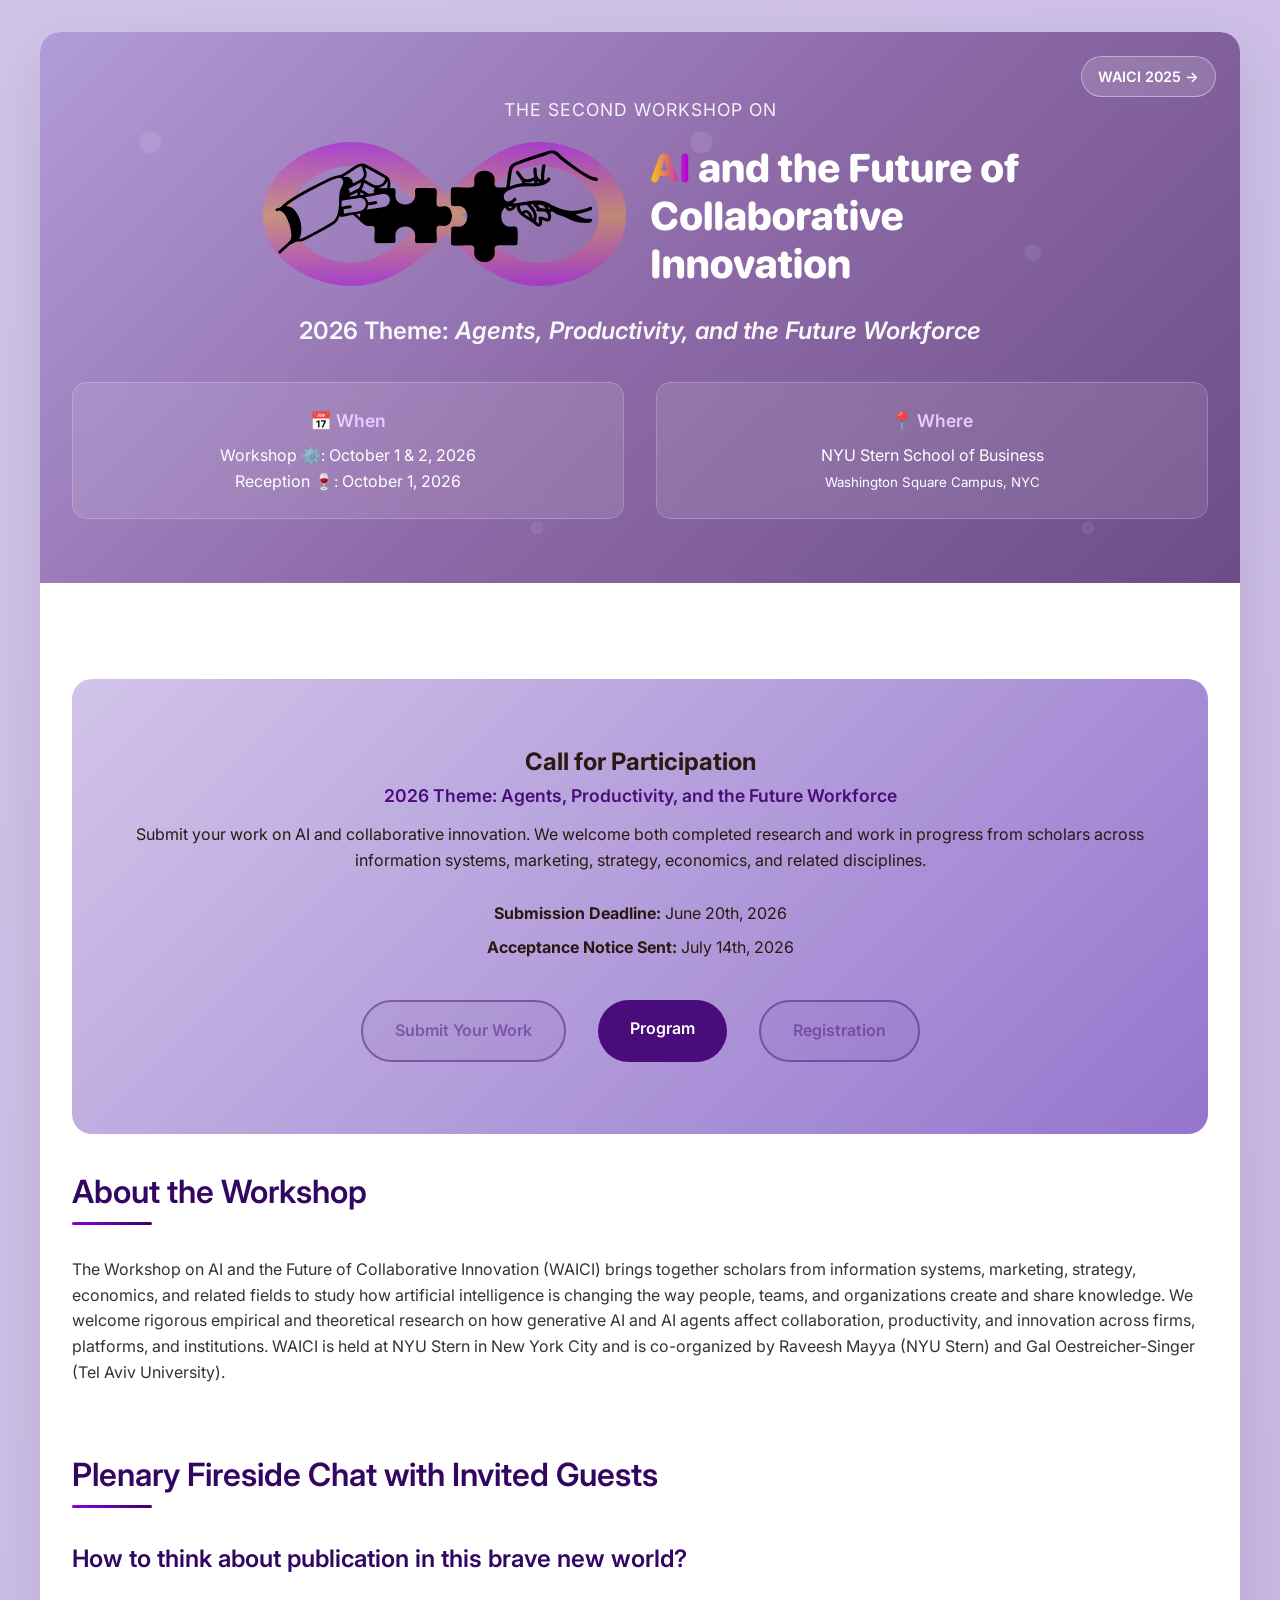
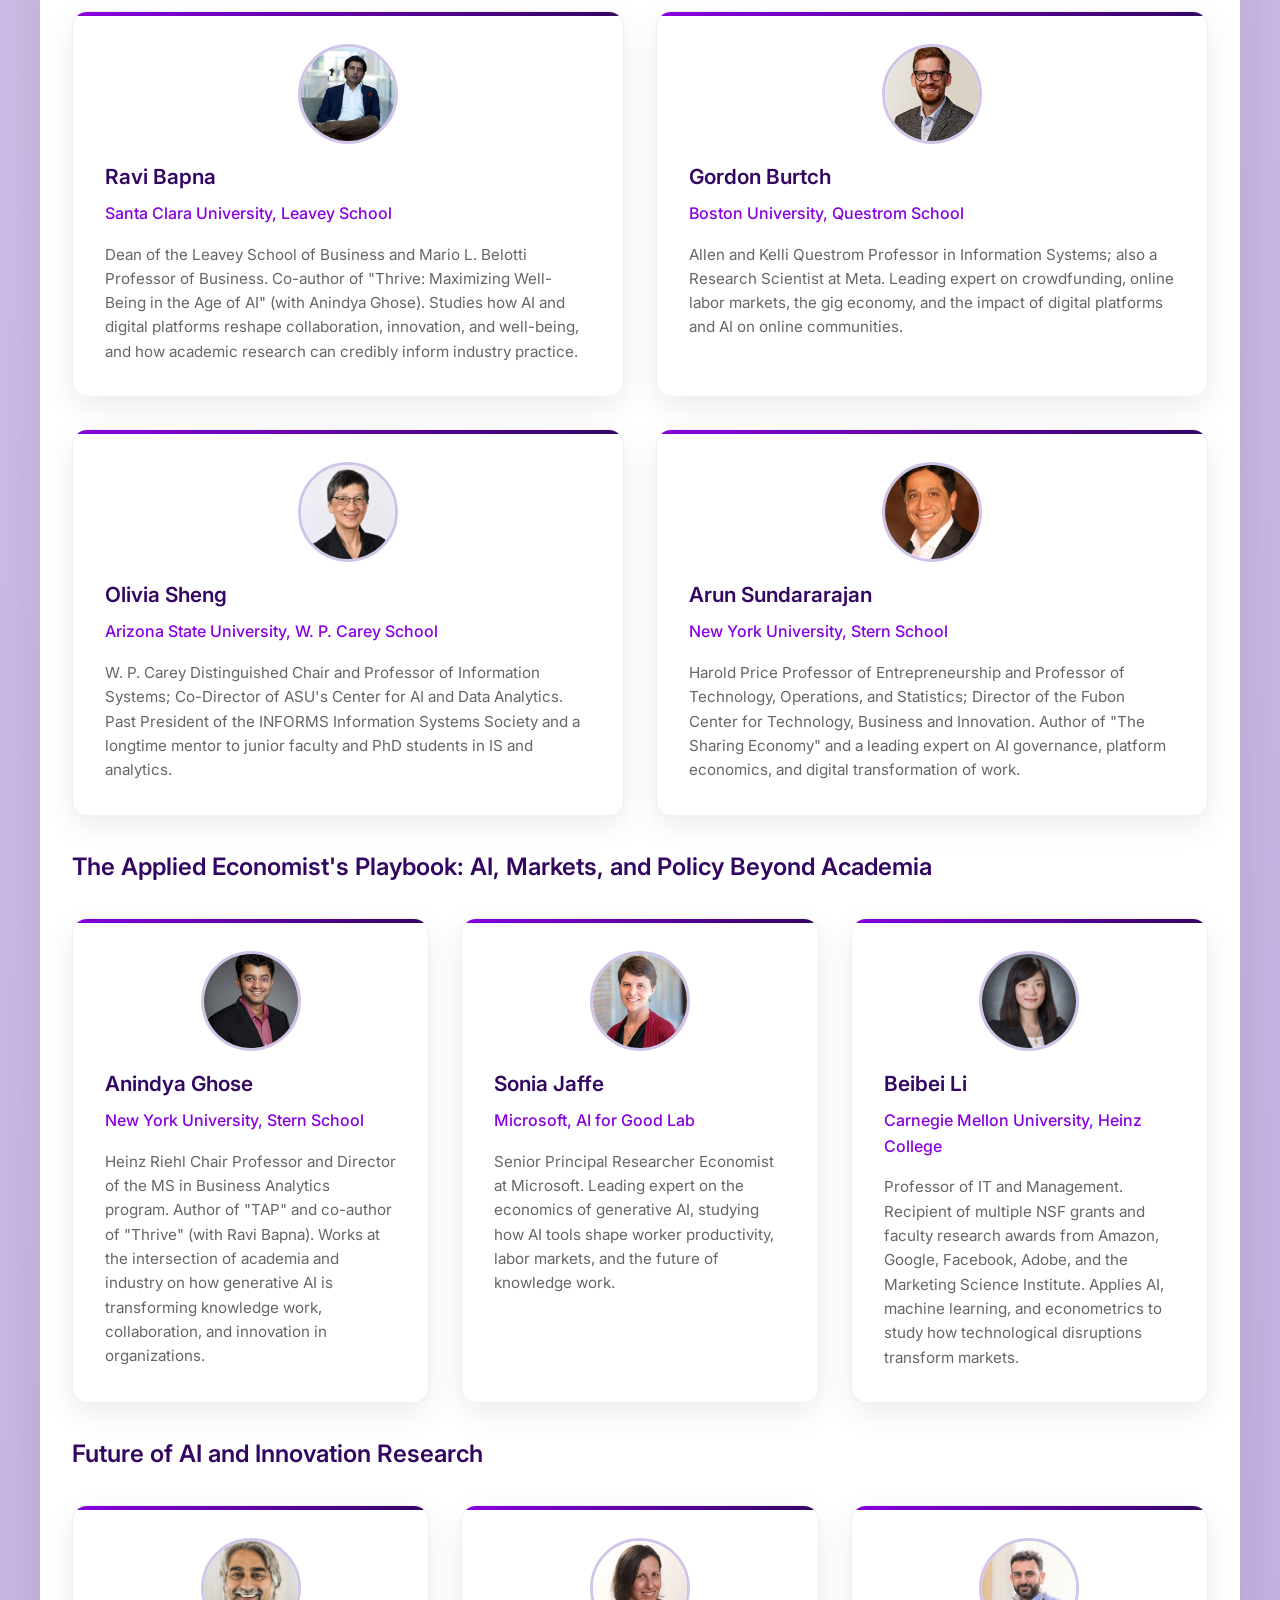
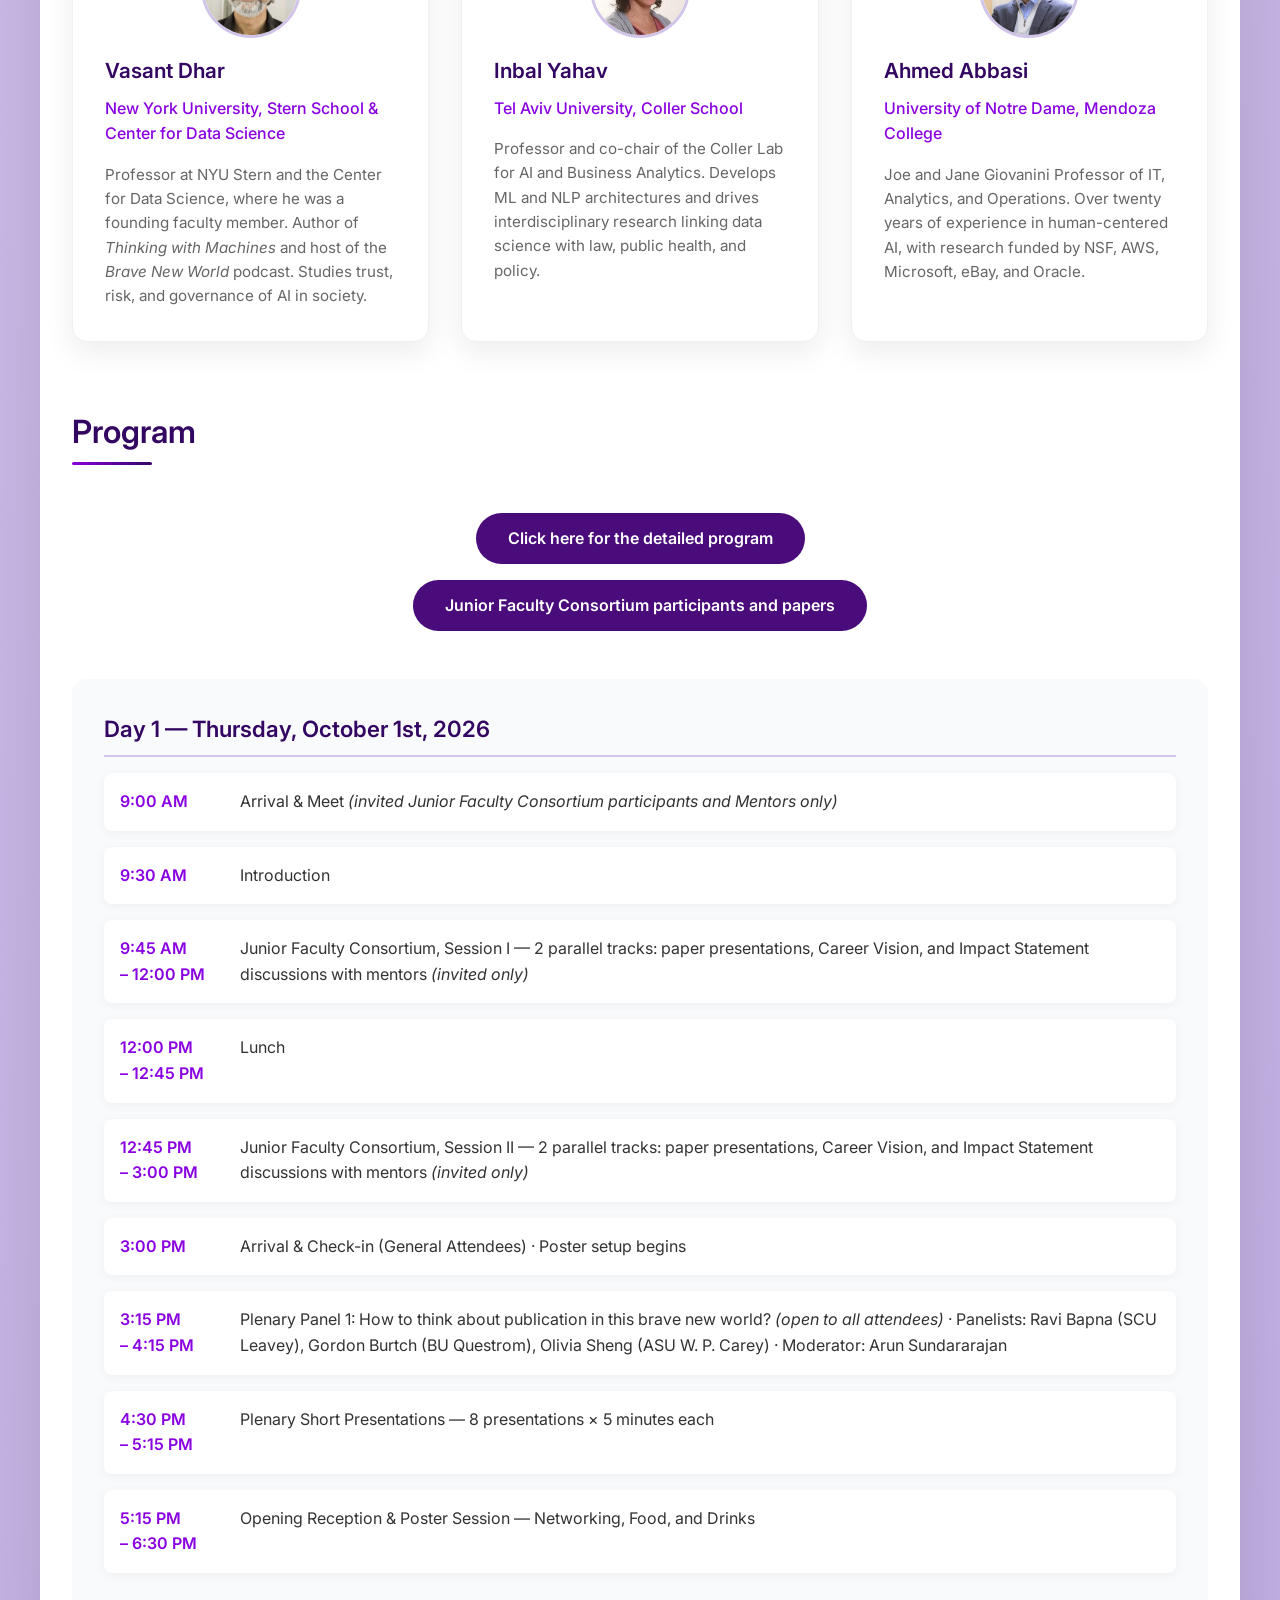
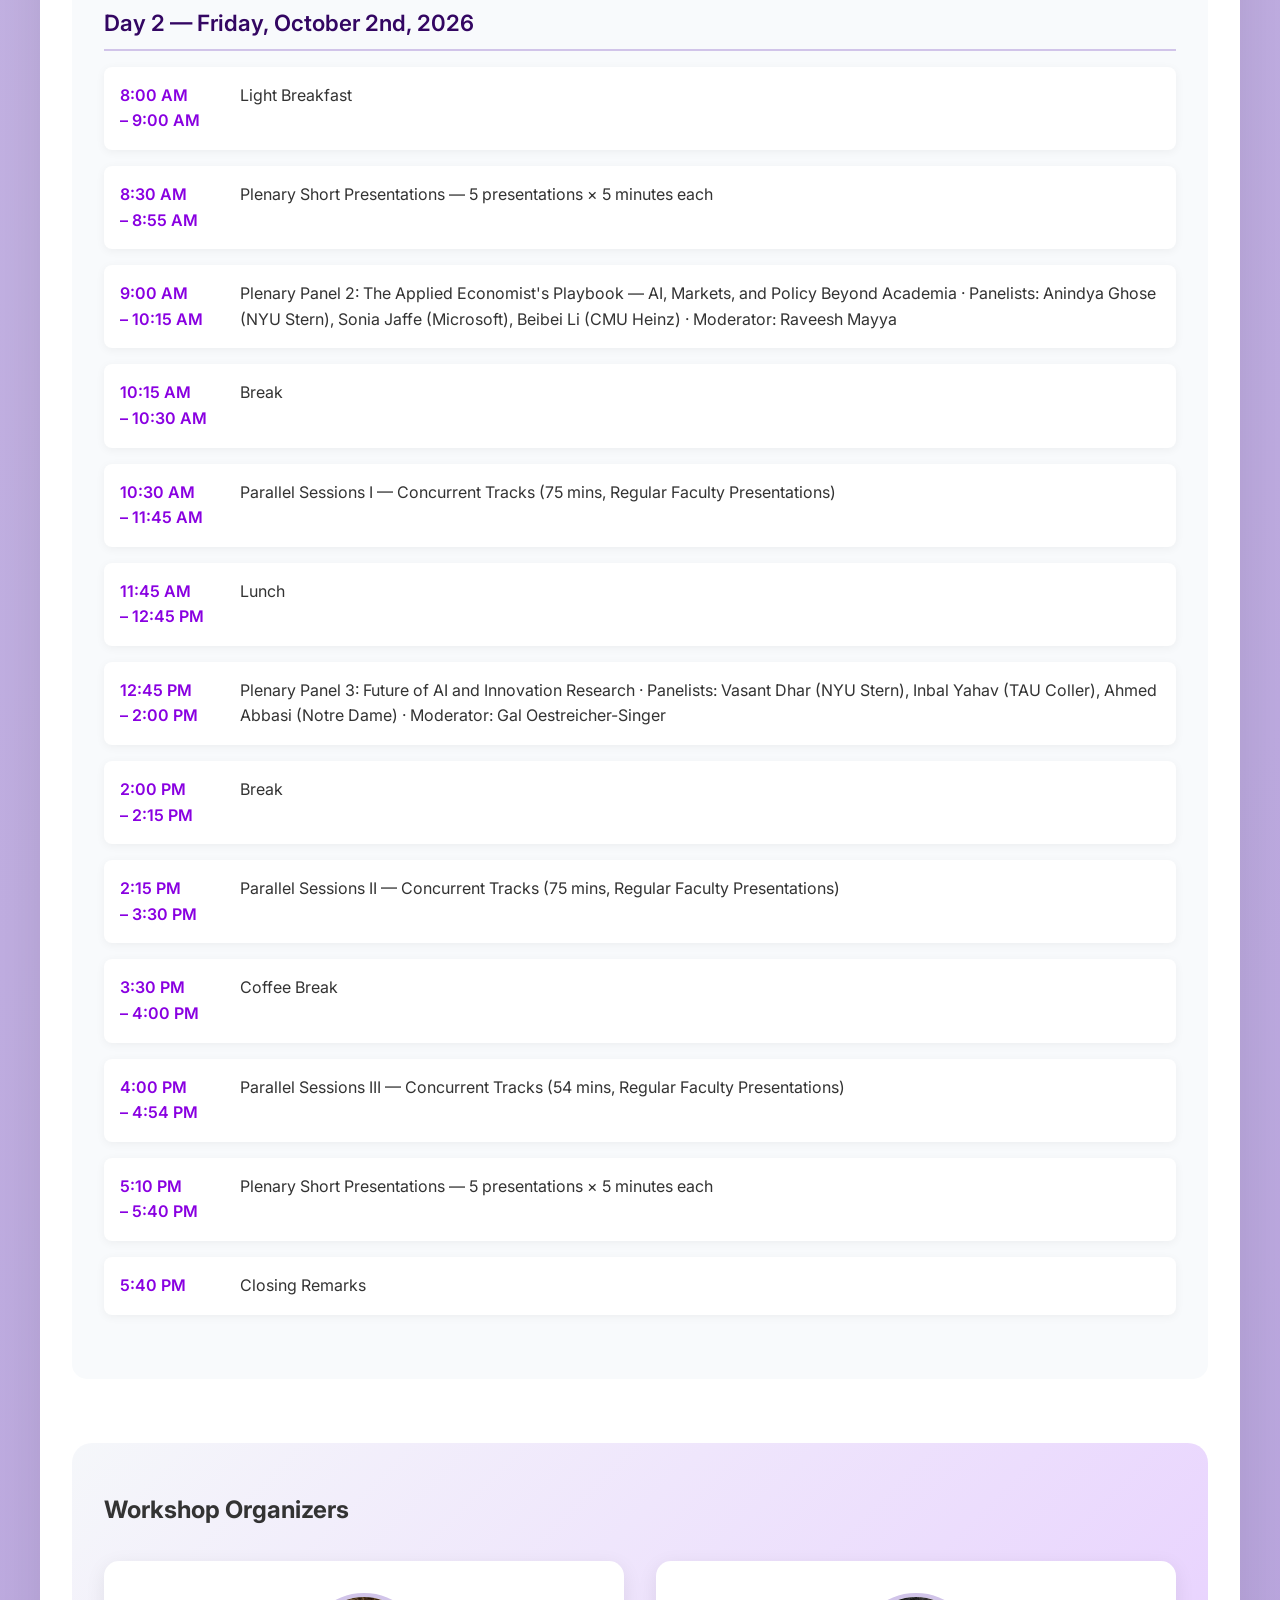
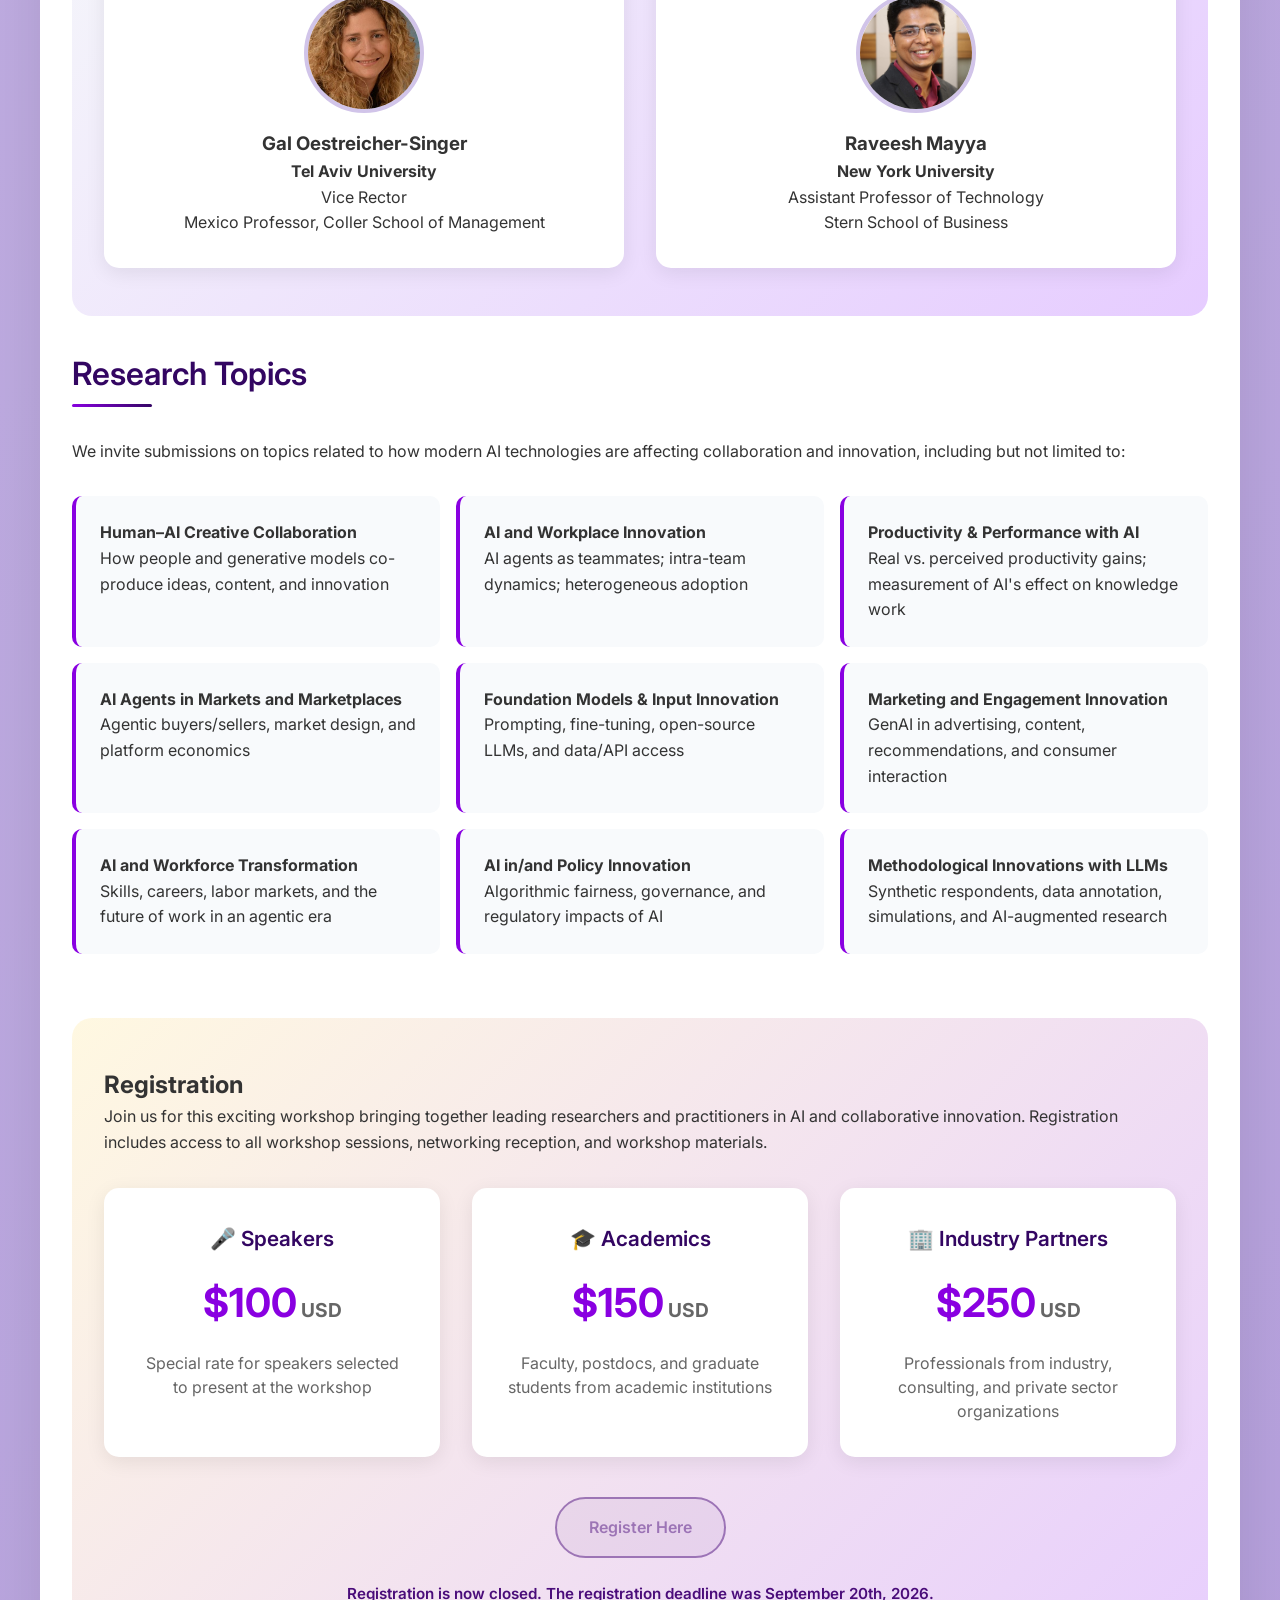
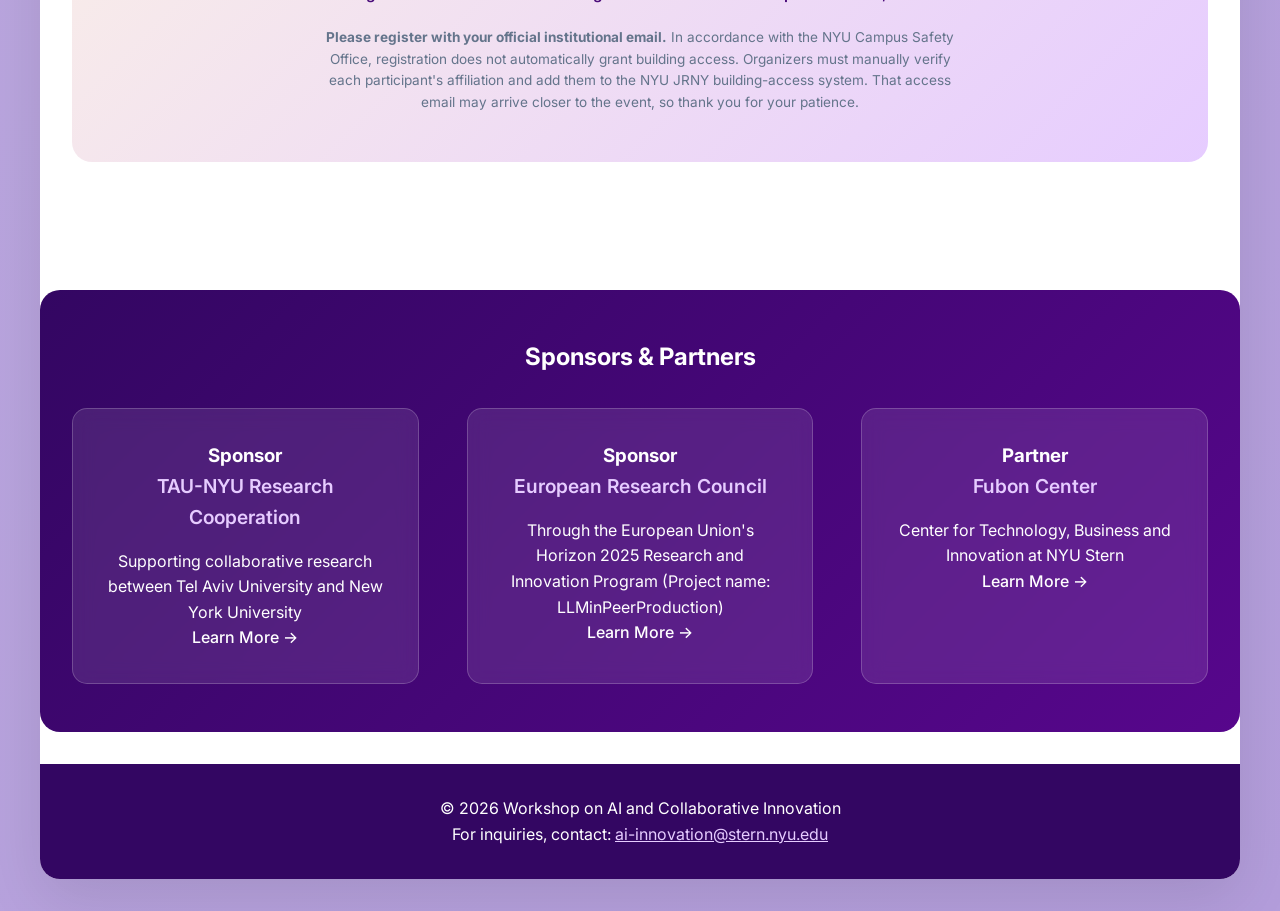
<file: index.html>
<!DOCTYPE html>
<html lang="en">
<head>
    <meta charset="UTF-8">
    <meta name="viewport" content="width=device-width, initial-scale=1.0">
    <title>WAICI 2026 at NYU Stern | Workshop on AI and the Future of Collaborative Innovation</title>
    <meta name="description" content="The Second Workshop on AI and the Future of Collaborative Innovation (WAICI 2026), hosted at NYU Stern, October 1–2, 2026. 2026 theme: Agents, Productivity, and the Future Workforce.">
    <meta name="keywords" content="WAICI, AI workshop, collaborative innovation, generative AI, agents, future of work, NYU Stern, Tel Aviv University, academic workshop, AI research">
    <meta name="author" content="Raveesh Mayya, Gal Oestreicher-Singer">
    <link rel="canonical" href="https://ai-conference.github.io/">

    <meta property="og:type" content="website">
    <meta property="og:url" content="https://ai-conference.github.io/">
    <meta property="og:title" content="WAICI 2026 at NYU Stern | Workshop on AI and the Future of Collaborative Innovation">
    <meta property="og:description" content="The Second WAICI workshop, hosted at NYU Stern, October 1–2, 2026. 2026 theme: Agents, Productivity, and the Future Workforce.">
    <meta property="og:image" content="https://ai-conference.github.io/images/ai-innovation-logo.png">
    <meta property="og:site_name" content="WAICI">

    <script type="application/ld+json">
    {
      "@context": "https://schema.org",
      "@type": "Event",
      "name": "WAICI 2026 — Workshop on AI and the Future of Collaborative Innovation",
      "alternateName": "WAICI 2026",
      "description": "The Second Workshop on AI and the Future of Collaborative Innovation. 2026 theme: Agents, Productivity, and the Future Workforce.",
      "startDate": "2026-10-01",
      "endDate": "2026-10-02",
      "eventStatus": "https://schema.org/EventScheduled",
      "eventAttendanceMode": "https://schema.org/OfflineEventAttendanceMode",
      "location": {
        "@type": "Place",
        "name": "NYU Stern School of Business",
        "address": {
          "@type": "PostalAddress",
          "streetAddress": "44 West 4th Street",
          "addressLocality": "New York",
          "addressRegion": "NY",
          "postalCode": "10012",
          "addressCountry": "US"
        }
      },
      "image": "https://ai-conference.github.io/images/ai-innovation-logo.png",
      "url": "https://ai-conference.github.io/",
      "organizer": [
        {"@type": "Person", "name": "Gal Oestreicher-Singer", "affiliation": "Tel Aviv University", "url": "https://en-coller.tau.ac.il/profile/galos"},
        {"@type": "Person", "name": "Raveesh Mayya", "affiliation": "New York University, Stern School of Business", "url": "https://www.stern.nyu.edu/faculty/bio/raveesh-mayya"}
      ],
      "performer": [
        {"@type": "Person", "name": "Ravi Bapna", "affiliation": "Santa Clara University, Leavey School"},
        {"@type": "Person", "name": "Gordon Burtch", "affiliation": "Boston University, Questrom School"},
        {"@type": "Person", "name": "Olivia Sheng", "affiliation": "Arizona State University, W. P. Carey School"},
        {"@type": "Person", "name": "Arun Sundararajan", "affiliation": "New York University, Stern School"},
        {"@type": "Person", "name": "Anindya Ghose", "affiliation": "New York University, Stern School"},
        {"@type": "Person", "name": "Sonia Jaffe", "affiliation": "Microsoft, AI for Good Lab"},
        {"@type": "Person", "name": "Beibei Li", "affiliation": "Carnegie Mellon University, Heinz College"},
        {"@type": "Person", "name": "Vasant Dhar", "affiliation": "New York University, Stern School & Center for Data Science"},
        {"@type": "Person", "name": "Inbal Yahav", "affiliation": "Tel Aviv University, Coller School"},
        {"@type": "Person", "name": "Ahmed Abbasi", "affiliation": "University of Notre Dame, Mendoza College"}
      ]
    }
    </script>

    <link rel="icon" href="data:image/svg+xml,<svg xmlns=%22http://www.w3.org/2000/svg%22 viewBox=%220 0 100 100%22><text y=%22.9em%22 font-size=%2290%22>✨</text></svg>">
    <link href="https://fonts.googleapis.com/css2?family=Inter:wght@300;400;500;600;700&display=swap" rel="stylesheet">
    <style>
        * {
            margin: 0;
            padding: 0;
            box-sizing: border-box;
        }
        
        body {
            font-family: 'Inter', sans-serif;
            line-height: 1.6;
            color: #333;
            background: linear-gradient(135deg, #d1c4e9 0%, #b39ddb 100%);
            min-height: 100vh;
        }
        
        .container {
            max-width: 1200px;
            margin: 0 auto;
            background: white;
            box-shadow: 0 20px 60px rgba(0,0,0,0.1);
            border-radius: 20px;
            overflow: hidden;
            margin-top: 2rem;
            margin-bottom: 2rem;
        }
        
        header {
            background: linear-gradient(135deg, #b19cd9 0%, #8e6ba8 50%, #6b4d87 100%);
            color: white;
            text-align: center;
            padding: 4rem 2rem;
            position: relative;
            overflow: hidden;
        }
        
        header::before {
            content: '';
            position: absolute;
            top: 0;
            left: 0;
            right: 0;
            bottom: 0;
            background: url('data:image/svg+xml,<svg xmlns="http://www.w3.org/2000/svg" viewBox="0 0 100 100"><circle cx="20" cy="20" r="2" fill="rgba(255,255,255,0.1)"/><circle cx="80" cy="40" r="1.5" fill="rgba(255,255,255,0.08)"/><circle cx="40" cy="80" r="1" fill="rgba(255,255,255,0.06)"/><circle cx="90" cy="90" r="1.2" fill="rgba(255,255,255,0.07)"/></svg>') repeat;
            animation: float 20s infinite linear;
        }
        
        @keyframes float {
            0% { transform: translateY(0) rotate(0deg); }
            100% { transform: translateY(-100px) rotate(360deg); }
        }
        
        .header-content {
            position: relative;
            z-index: 2;
        }
        
        .small-title {
            font-size: 1.1rem;
            font-weight: 400;
            margin-bottom: 1rem;
            opacity: 0.9;
            text-transform: uppercase;
            letter-spacing: 1px;
        }
        
        h1 {
            font-size: 2.8rem;
            font-weight: 700;
            margin-bottom: 2rem;
            background: linear-gradient(45deg, #ffffff, #e6ccff);
            -webkit-background-clip: text;
            -webkit-text-fill-color: transparent;
            background-clip: text;
        }
        
        .event-details {
            display: grid;
            grid-template-columns: repeat(auto-fit, minmax(280px, 1fr));
            gap: 2rem;
            margin-top: 2rem;
        }
        
        .detail-card {
            background: rgba(255,255,255,0.1);
            padding: 1.5rem;
            border-radius: 15px;
            backdrop-filter: blur(10px);
            border: 1px solid rgba(255,255,255,0.2);
            transition: transform 0.3s ease;
        }
        
        .detail-card:hover {
            transform: translateY(-5px);
        }
        
        .detail-card h3 {
            font-size: 1.1rem;
            font-weight: 600;
            margin-bottom: 0.5rem;
            color: #e6ccff;
        }
        
        main {
            padding: 4rem 2rem;
        }
        
        section {
            margin-bottom: 4rem;
        }
        
        section h2 {
            font-size: 2rem;
            font-weight: 600;
            margin-bottom: 2rem;
            color: #330662;
            position: relative;
            padding-bottom: 0.5rem;
        }
        
        section h2::after {
            content: '';
            position: absolute;
            bottom: 0;
            left: 0;
            width: 80px;
            height: 3px;
            background: linear-gradient(45deg, #8900e1, #330662);
            border-radius: 2px;
        }
        
        .speakers-grid {
            display: grid;
            grid-template-columns: repeat(auto-fit, minmax(280px, 1fr));
            gap: 2rem;
            margin-top: 2rem;
        }
        .speakers-grid-2col {
            display: grid;
            grid-template-columns: repeat(2, 1fr);
            gap: 2rem;
            margin-top: 2rem;
        }
        
        .speaker-card {
            background: white;
            border-radius: 15px;
            padding: 2rem;
            box-shadow: 0 10px 30px rgba(0,0,0,0.08);
            transition: all 0.3s ease;
            border: 1px solid #f0f0f0;
            position: relative;
            overflow: hidden;
        }
        
        .speaker-photo {
            width: 100px;
            height: 100px;
            border-radius: 50%;
            object-fit: cover;
            margin: 0 auto 1rem auto;
            display: block;
            border: 3px solid #d1c4e9;
        }
        
        .speaker-card::before {
            content: '';
            position: absolute;
            top: 0;
            left: 0;
            right: 0;
            height: 4px;
            background: linear-gradient(45deg, #8900e1, #330662);
        }
        
        .speaker-card:hover {
            transform: translateY(-10px);
            box-shadow: 0 20px 40px rgba(0,0,0,0.15);
        }
        
        .speaker-card h3 {
            font-size: 1.3rem;
            font-weight: 600;
            margin-bottom: 0.5rem;
            color: #330662;
        }
        
        .speaker-affiliation {
            color: #8900e1;
            font-weight: 500;
            margin-bottom: 1rem;
        }
        
        .speaker-bio {
            color: #666;
            line-height: 1.6;
            font-size: 0.95rem;
        }
        
        .organizers {
            background: linear-gradient(135deg, #f5f7fa 0%, #e6ccff 100%);
            padding: 3rem 2rem;
            border-radius: 20px;
            margin: 2rem 0;
        }
        
        .organizers-grid {
            display: grid;
            grid-template-columns: repeat(auto-fit, minmax(250px, 1fr));
            gap: 2rem;
            margin-top: 2rem;
        }
        
        .organizer-card {
            background: white;
            padding: 2rem;
            border-radius: 15px;
            box-shadow: 0 5px 20px rgba(0,0,0,0.08);
            text-align: center;
        }
        
        .organizer-photo {
            width: 120px;
            height: 120px;
            border-radius: 50%;
            object-fit: cover;
            margin: 0 auto 1rem auto;
            display: block;
            border: 4px solid #d1c4e9;
        }
        
        .registration {
            background: linear-gradient(135deg, #fff8e1 0%, #e6ccff 100%);
            padding: 3rem 2rem;
            border-radius: 20px;
            margin: 2rem 0;
        }
        
        .pricing-grid {
            display: grid;
            grid-template-columns: repeat(auto-fit, minmax(250px, 1fr));
            gap: 2rem;
            margin-top: 2rem;
        }
        
        .pricing-card {
            background: white;
            padding: 2rem;
            border-radius: 15px;
            box-shadow: 0 5px 20px rgba(0,0,0,0.08);
            text-align: center;
            transition: transform 0.3s ease;
            border: 2px solid transparent;
        }
        
        .pricing-card:hover {
            transform: translateY(-5px);
            border-color: #8900e1;
        }
        
        .pricing-card h4 {
            color: #330662;
            font-size: 1.3rem;
            font-weight: 600;
            margin-bottom: 1rem;
        }
        
        .price {
            font-size: 2.5rem;
            font-weight: 700;
            color: #8900e1;
            margin-bottom: 0.5rem;
        }
        
        .price-currency {
            font-size: 1.2rem;
            color: #666;
        }
        
        .pricing-description {
            color: #666;
            margin-top: 1rem;
            line-height: 1.5;
        }
        
        .register-button {
            display: inline-block;
            background: #4a0c7a;
            color: white;
            padding: 1rem 2.5rem;
            border-radius: 50px;
            text-decoration: none;
            font-weight: 600;
            font-size: 1.1rem;
            transition: all 0.3s ease;
        }
        
        .register-button:hover {
            transform: translateY(-3px);
            box-shadow: 0 10px 20px rgba(0,0,0,0.2);
        }
        
        
        .sponsors {
            background: linear-gradient(135deg, #330662 0%, #57068c 100%);
            color: white;
            padding: 3rem 2rem;
            border-radius: 20px;
            margin: 2rem 0;
        }
        
        .sponsors h2 {
            color: white;
            text-align: center;
            margin-bottom: 2rem;
        }
        
        .sponsors h2::after {
            background: linear-gradient(45deg, #ffffff, #e6ccff);
            left: 50%;
            transform: translateX(-50%);
        }
        
        .sponsors-container {
            display: flex;
            justify-content: center;
            gap: 3rem;
            flex-wrap: wrap;
        }
        
        .sponsors-grid {
            display: grid;
            grid-template-columns: 1fr 1fr;
            gap: 2rem;
            margin-top: 2rem;
        }
        
        .sponsor-card {
            background: rgba(255,255,255,0.1);
            padding: 2rem;
            border-radius: 15px;
            backdrop-filter: blur(10px);
            border: 1px solid rgba(255,255,255,0.2);
            text-align: center;
            transition: transform 0.3s ease;
            flex: 1;
            min-width: 280px;
            max-width: 400px;
        }
        
        .sponsor-card:hover {
            transform: translateY(-5px);
        }
        
        .sponsor-card h4 {
            color: #e6ccff;
            margin-bottom: 1rem;
            font-size: 1.2rem;
            font-weight: 600;
        }
        
        .sponsor-card a {
            color: white;
            text-decoration: none;
            font-weight: 500;
        }
        
        .sponsor-card a:hover {
            color: #e6ccff;
        }
        
        .cta-section {
            background: linear-gradient(135deg, #d1c4e9 0%, #b39ddb 50%, #9575cd 100%);
            color: #2c1810;
            padding: 4rem 2rem;
            text-align: center;
            border-radius: 20px;
            margin: 2rem 0;
        }
        
        .cta-section h2 {
            color: #2c1810;
        }
        
        .cta-section h2::after {
            background: linear-gradient(45deg, #6b4d87, #8e6ba8);
        }
        
        .cta-button, .program-button {
            transition: all 0.3s ease;
        }
        
        .cta-button {
            display: inline-block;
            background: #4a0c7a;
            color: white;
            padding: 1rem 2rem;
            border-radius: 50px;
            text-decoration: none;
            font-weight: 600;
            margin: 0.5rem;
        }
        
        .program-button {
            display: inline-block;
            background: #4a0c7a;
            color: white;
            padding: 1rem 2rem;
            border-radius: 50px;
            text-decoration: none;
            font-weight: 600;
            margin: 0.5rem;
        }
        
        .submit-button {
            display: inline-block;
            background: rgba(74, 12, 122, 0.1);
            color: #4a0c7a;
            border: 2px solid #4a0c7a;
            padding: 1rem 2rem;
            border-radius: 50px;
            text-decoration: none;
            font-weight: 600;
            margin: 0.5rem;
            cursor: not-allowed;
            opacity: 0.7;
        }
        
        .cta-button:hover, .program-button:hover {
            transform: translateY(-3px);
            box-shadow: 0 10px 20px rgba(0,0,0,0.2);
        }
        
        .topics-list {
            display: grid;
            grid-template-columns: repeat(auto-fit, minmax(300px, 1fr));
            gap: 1rem;
            margin-top: 2rem;
        }
        
        .topic-item {
            background: #f8fafc;
            padding: 1.5rem;
            border-radius: 10px;
            border-left: 4px solid #8900e1;
        }
        
        .action-buttons {
            display: flex;
            justify-content: center;
            gap: 1rem;
            flex-wrap: wrap;
            margin-top: 2rem;
        }

        .past-edition-link {
            position: absolute;
            top: 1.5rem;
            right: 1.5rem;
            z-index: 3;
            display: inline-block;
            background: rgba(255,255,255,0.15);
            color: #ffffff;
            border: 1px solid rgba(255,255,255,0.4);
            padding: 0.5rem 1rem;
            border-radius: 50px;
            text-decoration: none;
            font-weight: 600;
            font-size: 0.9rem;
            backdrop-filter: blur(6px);
            transition: background 0.2s ease;
        }
        .past-edition-link:hover {
            background: rgba(255,255,255,0.3);
        }

        .disabled-button {
            display: inline-block;
            background: rgba(74, 12, 122, 0.1);
            color: #4a0c7a;
            border: 2px solid #4a0c7a;
            padding: 1rem 2rem;
            border-radius: 50px;
            text-decoration: none;
            font-weight: 600;
            margin: 0.5rem;
            cursor: not-allowed;
            opacity: 0.5;
            pointer-events: none;
        }
        .submit-closed-wrap,
        .closed-wrap {
            position: relative;
            display: inline-block;
            margin: 0.5rem;
        }
        .submit-closed-wrap .disabled-button,
        .closed-wrap .disabled-button {
            margin: 0;
        }
        .closed-tooltip {
            position: absolute;
            bottom: 115%;
            left: 50%;
            transform: translateX(-50%);
            background: #330662;
            color: #ffffff;
            padding: 0.4rem 0.8rem;
            border-radius: 6px;
            font-size: 0.8rem;
            font-weight: 500;
            white-space: nowrap;
            opacity: 0;
            pointer-events: none;
            transition: opacity 0.2s ease;
        }
        .submit-closed-wrap:hover .closed-tooltip,
        .closed-wrap:hover .closed-tooltip {
            opacity: 1;
        }
        .program-schedule {
            background: #f8fafc;
            padding: 2rem;
            border-radius: 15px;
            margin-top: 2rem;
        }
        
        .program-day {
            margin-bottom: 2rem;
        }
        
        .program-date {
            font-size: 1.4rem;
            font-weight: 600;
            color: #330662;
            margin-bottom: 1rem;
            border-bottom: 2px solid #d1c4e9;
            padding-bottom: 0.5rem;
        }
        
        .program-item {
            display: flex;
            margin-bottom: 1rem;
            padding: 1rem;
            background: white;
            border-radius: 8px;
            box-shadow: 0 2px 10px rgba(0,0,0,0.05);
        }
        
        .program-time {
            font-weight: 600;
            color: #8900e1;
            width: 120px;
            flex-shrink: 0;
        }
        
        .program-content {
            color: #333;
        }

        .program-link {
            display: inline-block;
            background: #4a0c7a;
            color: white;
            padding: 0.8rem 2rem;
            border-radius: 50px;
            text-decoration: none;
            font-weight: 600;
            margin: 1rem 0;
            transition: all 0.3s ease;
        }
        
        .program-link:hover {
            transform: translateY(-3px);
            box-shadow: 0 10px 20px rgba(0,0,0,0.2);
        }
        
        footer {
            background: #330662;
            color: white;
            text-align: center;
            padding: 2rem;
        }
        
        @media (max-width: 768px) {
            h1 {
                font-size: 2rem;
            }
            
            .container {
                margin: 1rem;
                border-radius: 15px;
            }
            
            main {
                padding: 2rem 1rem;
            }
            
            header {
                padding: 3rem 1rem;
                padding-top: 4.5rem;
            }

            .past-edition-link {
                top: 1rem;
                right: 1rem;
                font-size: 0.8rem;
                padding: 0.4rem 0.9rem;
            }
            
            .action-buttons {
                flex-direction: column;
                align-items: center;
            }
            
            .sponsors-grid {
                grid-template-columns: 1fr;
            }
            
            .pricing-grid {
                grid-template-columns: 1fr;
            }

            .speakers-grid-2col {
                grid-template-columns: 1fr;
            }
        }
    </style>
</head>
<body>
    <div class="container">
        <header>
            <a href="2025/" class="past-edition-link">WAICI 2025 →</a>
            <div class="header-content">
                <p class="small-title">The Second Workshop On</p>
                                <h1 style="margin: 0; font-size: 1rem; background: none; -webkit-text-fill-color: inherit;"><img src="images/ai-innovation-logo.png" alt="WAICI 2026 at NYU Stern: Workshop on AI and the Future of Collaborative Innovation" style="max-width: 100%; height: auto; margin-bottom: 1rem;"></h1>
                <p style="font-size: 1.5rem; font-weight: 600; opacity: 0.95; margin-bottom: 2rem;">2026 Theme: <em>Agents, Productivity, and the Future Workforce</em></p>
                
                <div class="event-details">
                    <div class="detail-card">
                        <h3>📅 When</h3>
                        <p>Workshop ⚙️: <span style="white-space: nowrap;">October 1 &amp; 2, 2026</span><br>
                        Reception 🍷: <span style="white-space: nowrap;">October 1, 2026</span></p>
                    </div>
                    <div class="detail-card">
                        <h3>📍 Where</h3>
                        <p>NYU Stern School of Business<br>
                        <small>Washington Square Campus, NYC</small></p>
                    </div>
                </div>
            </div>
        </header>

        <main>
            <div class="cta-section">
                <h2>Call for Participation</h2>
                <p style="font-size: 1.1rem; font-weight: 600; color: #4a0c7a; margin-bottom: 0.75rem;">2026 Theme: Agents, Productivity, and the Future Workforce</p>
                <p>Submit your work on AI and collaborative innovation. We welcome both completed research and work in progress from scholars across information systems, marketing, strategy, economics, and related disciplines.</p>
                <p style="margin-top: 1.75rem;"><strong>Submission Deadline:</strong> June 20th, 2026</p>
                <p style="margin-top: 0.5rem;"><strong>Acceptance Notice Sent:</strong> July 14th, 2026</p>
                
                <div class="action-buttons">
                    <span class="submit-closed-wrap">
                        <span class="disabled-button" aria-disabled="true">Submit Your Work</span>
                        <span class="closed-tooltip">Submission deadline has passed</span>
                    </span>
                    <a href="#program" class="program-button">Program</a>
                    <span class="closed-wrap">
                        <span class="disabled-button" aria-disabled="true">Registration</span>
                        <span class="closed-tooltip">Registration deadline has passed</span>
                    </span>
                </div>
            </div>

            <section id="about">
                <h2>About the Workshop</h2>
                <p>The Workshop on AI and the Future of Collaborative Innovation (WAICI) brings together scholars from information systems, marketing, strategy, economics, and related fields to study how artificial intelligence is changing the way people, teams, and organizations create and share knowledge. We welcome rigorous empirical and theoretical research on how generative AI and AI agents affect collaboration, productivity, and innovation across firms, platforms, and institutions. WAICI is held at NYU Stern in New York City and is co-organized by Raveesh Mayya (NYU Stern) and Gal Oestreicher-Singer (Tel Aviv University).</p>
            </section>

            <section id="speakers">
                <h2>Plenary Fireside Chat with Invited Guests</h2>
                
                <h3 style="font-size: 1.5rem; font-weight: 600; color: #330662; margin: 2rem 0 1rem 0;">How to think about publication in this brave new world?</h3>
                <div class="speakers-grid-2col">
                    <div class="speaker-card">
                        <img src="images/2026/ravi_bapna.jpg" alt="Ravi Bapna" class="speaker-photo">
                        <h3>Ravi Bapna</h3>
                        <p class="speaker-affiliation">Santa Clara University, Leavey School</p>
                        <p class="speaker-bio">Dean of the Leavey School of Business and Mario L. Belotti Professor of Business. Co-author of "Thrive: Maximizing Well-Being in the Age of AI" (with Anindya Ghose). Studies how AI and digital platforms reshape collaboration, innovation, and well-being, and how academic research can credibly inform industry practice.</p>
                    </div>
                    
                    <div class="speaker-card">
                        <img src="images/2026/gordon_burtch.jpg" alt="Gordon Burtch" class="speaker-photo">
                        <h3>Gordon Burtch</h3>
                        <p class="speaker-affiliation">Boston University, Questrom School</p>
                        <p class="speaker-bio">Allen and Kelli Questrom Professor in Information Systems; also a Research Scientist at Meta. Leading expert on crowdfunding, online labor markets, the gig economy, and the impact of digital platforms and AI on online communities.</p>
                    </div>
                    
                    <div class="speaker-card">
                        <img src="images/2026/olivia_sheng.png" alt="Olivia Sheng" class="speaker-photo">
                        <h3>Olivia Sheng</h3>
                        <p class="speaker-affiliation">Arizona State University, W. P. Carey School</p>
                        <p class="speaker-bio">W. P. Carey Distinguished Chair and Professor of Information Systems; Co-Director of ASU's Center for AI and Data Analytics. Past President of the INFORMS Information Systems Society and a longtime mentor to junior faculty and PhD students in IS and analytics.</p>
                    </div>

                    <div class="speaker-card">
                        <img src="images/2026/arun_sundararajan.png" alt="Arun Sundararajan" class="speaker-photo">
                        <h3>Arun Sundararajan</h3>
                        <p class="speaker-affiliation">New York University, Stern School</p>
                        <p class="speaker-bio">Harold Price Professor of Entrepreneurship and Professor of Technology, Operations, and Statistics; Director of the Fubon Center for Technology, Business and Innovation. Author of "The Sharing Economy" and a leading expert on AI governance, platform economics, and digital transformation of work.</p>
                    </div>
                </div>
                
                <h3 style="font-size: 1.5rem; font-weight: 600; color: #330662; margin: 2rem 0 1rem 0;">The Applied Economist's Playbook: AI, Markets, and Policy Beyond Academia</h3>
                <div class="speakers-grid">
                    <div class="speaker-card">
                        <img src="images/2026/anindya_ghose.png" alt="Anindya Ghose" class="speaker-photo">
                        <h3>Anindya Ghose</h3>
                        <p class="speaker-affiliation">New York University, Stern School</p>
                        <p class="speaker-bio">Heinz Riehl Chair Professor and Director of the MS in Business Analytics program. Author of "TAP" and co-author of "Thrive" (with Ravi Bapna). Works at the intersection of academia and industry on how generative AI is transforming knowledge work, collaboration, and innovation in organizations.</p>
                    </div>

                    <div class="speaker-card">
                        <img src="images/2026/Sonia_Jaffe.jpg" alt="Sonia Jaffe" class="speaker-photo">
                        <h3>Sonia Jaffe</h3>
                        <p class="speaker-affiliation">Microsoft, AI for Good Lab</p>
                        <p class="speaker-bio">Senior Principal Researcher Economist at Microsoft. Leading expert on the economics of generative AI, studying how AI tools shape worker productivity, labor markets, and the future of knowledge work.</p>
                    </div>

                    <div class="speaker-card">
                        <img src="images/2026/beibei_li.jpg" alt="Beibei Li" class="speaker-photo">
                        <h3>Beibei Li</h3>
                        <p class="speaker-affiliation">Carnegie Mellon University, Heinz College</p>
                        <p class="speaker-bio">Professor of IT and Management. Recipient of multiple NSF grants and faculty research awards from Amazon, Google, Facebook, Adobe, and the Marketing Science Institute. Applies AI, machine learning, and econometrics to study how technological disruptions transform markets.</p>
                    </div>
                </div>

                <h3 style="font-size: 1.5rem; font-weight: 600; color: #330662; margin: 2rem 0 1rem 0;">Future of AI and Innovation Research</h3>
                <div class="speakers-grid">
                    <div class="speaker-card">
                        <img src="images/2026/vasant_dhar.avif" alt="Vasant Dhar" class="speaker-photo">
                        <h3>Vasant Dhar</h3>
                        <p class="speaker-affiliation">New York University, Stern School &amp; Center for Data Science</p>
                        <p class="speaker-bio">Professor at NYU Stern and the Center for Data Science, where he was a founding faculty member. Author of <em>Thinking with Machines</em> and host of the <em>Brave New World</em> podcast. Studies trust, risk, and governance of AI in society.</p>
                    </div>
                    <div class="speaker-card">
                        <img src="images/2026/inbal_yahav.webp" alt="Inbal Yahav" class="speaker-photo">
                        <h3>Inbal Yahav</h3>
                        <p class="speaker-affiliation">Tel Aviv University, Coller School</p>
                        <p class="speaker-bio">Professor and co-chair of the Coller Lab for AI and Business Analytics. Develops ML and NLP architectures and drives interdisciplinary research linking data science with law, public health, and policy.</p>
                    </div>
                    <div class="speaker-card">
                        <img src="images/2026/ahmed_abbasi.jpg" alt="Ahmed Abbasi" class="speaker-photo">
                        <h3>Ahmed Abbasi</h3>
                        <p class="speaker-affiliation">University of Notre Dame, Mendoza College</p>
                        <p class="speaker-bio">Joe and Jane Giovanini Professor of IT, Analytics, and Operations. Over twenty years of experience in human-centered AI, with research funded by NSF, AWS, Microsoft, eBay, and Oracle.</p>
                    </div>
                </div>
            </section>

            <section id="program">
                <h2>Program </h2>
                <p style="text-align: center; margin-bottom: 1rem;">
                    <a href="program/" target="_blank" rel="noopener" class="program-link">Click here for the detailed program</a><br>
                    <a href="jfc/" target="_blank" rel="noopener" class="program-link" style="margin-top: 0;">Junior Faculty Consortium participants and papers</a>
                </p>
                <div class="program-schedule">
                    <div class="program-day">
                        <div class="program-date">Day 1 — Thursday, October 1st, 2026</div>
                        <div class="program-item">
                            <div class="program-time">9:00 AM</div>
                            <div class="program-content">Arrival &amp; Meet <em>(invited Junior Faculty Consortium participants and Mentors only)</em></div>
                        </div>
                        <div class="program-item">
                            <div class="program-time">9:30 AM</div>
                            <div class="program-content">Introduction</div>
                        </div>
                        <div class="program-item">
                            <div class="program-time">9:45 AM<br>– 12:00 PM</div>
                            <div class="program-content">Junior Faculty Consortium, Session I — 2 parallel tracks: paper presentations, Career Vision, and Impact Statement discussions with mentors <em>(invited only)</em></div>
                        </div>
                        <div class="program-item">
                            <div class="program-time">12:00 PM<br>– 12:45 PM</div>
                            <div class="program-content">Lunch</div>
                        </div>
                        <div class="program-item">
                            <div class="program-time">12:45 PM<br>– 3:00 PM</div>
                            <div class="program-content">Junior Faculty Consortium, Session II — 2 parallel tracks: paper presentations, Career Vision, and Impact Statement discussions with mentors <em>(invited only)</em></div>
                        </div>
                        <div class="program-item">
                            <div class="program-time">3:00 PM</div>
                            <div class="program-content">Arrival &amp; Check-in (General Attendees) · Poster setup begins</div>
                        </div>
                        <div class="program-item">
                            <div class="program-time">3:15 PM<br>– 4:15 PM</div>
                            <div class="program-content">Plenary Panel 1: How to think about publication in this brave new world? <em>(open to all attendees)</em> · Panelists: Ravi Bapna (SCU Leavey), Gordon Burtch (BU Questrom), Olivia Sheng (ASU W. P. Carey) · Moderator: Arun Sundararajan</div>
                        </div>
                        <div class="program-item">
                            <div class="program-time">4:30 PM<br>– 5:15 PM</div>
                            <div class="program-content">Plenary Short Presentations — 8 presentations × 5 minutes each</div>
                        </div>
                        <div class="program-item">
                            <div class="program-time">5:15 PM<br>– 6:30 PM</div>
                            <div class="program-content">Opening Reception &amp; Poster Session — Networking, Food, and Drinks</div>
                        </div>
                    </div>

                    <div class="program-day">
                        <div class="program-date">Day 2 — Friday, October 2nd, 2026</div>
                        <div class="program-item">
                            <div class="program-time">8:00 AM<br>– 9:00 AM</div>
                            <div class="program-content">Light Breakfast</div>
                        </div>
                        <div class="program-item">
                            <div class="program-time">8:30 AM<br>– 8:55 AM</div>
                            <div class="program-content">Plenary Short Presentations — 5 presentations × 5 minutes each</div>
                        </div>
                        <div class="program-item">
                            <div class="program-time">9:00 AM<br>– 10:15 AM</div>
                            <div class="program-content">Plenary Panel 2: The Applied Economist's Playbook — AI, Markets, and Policy Beyond Academia · Panelists: Anindya Ghose (NYU Stern), Sonia Jaffe (Microsoft), Beibei Li (CMU Heinz) · Moderator: Raveesh Mayya</div>
                        </div>
                        <div class="program-item">
                            <div class="program-time">10:15 AM<br>– 10:30 AM</div>
                            <div class="program-content">Break</div>
                        </div>
                        <div class="program-item">
                            <div class="program-time">10:30 AM<br>– 11:45 AM</div>
                            <div class="program-content">Parallel Sessions I — Concurrent Tracks (75 mins, Regular Faculty Presentations)</div>
                        </div>
                        <div class="program-item">
                            <div class="program-time">11:45 AM<br>– 12:45 PM</div>
                            <div class="program-content">Lunch</div>
                        </div>
                        <div class="program-item">
                            <div class="program-time">12:45 PM<br>– 2:00 PM</div>
                            <div class="program-content">Plenary Panel 3: Future of AI and Innovation Research · Panelists: Vasant Dhar (NYU Stern), Inbal Yahav (TAU Coller), Ahmed Abbasi (Notre Dame) · Moderator: Gal Oestreicher-Singer</div>
                        </div>
                        <div class="program-item">
                            <div class="program-time">2:00 PM<br>– 2:15 PM</div>
                            <div class="program-content">Break</div>
                        </div>
                        <div class="program-item">
                            <div class="program-time">2:15 PM<br>– 3:30 PM</div>
                            <div class="program-content">Parallel Sessions II — Concurrent Tracks (75 mins, Regular Faculty Presentations)</div>
                        </div>
                        <div class="program-item">
                            <div class="program-time">3:30 PM<br>– 4:00 PM</div>
                            <div class="program-content">Coffee Break</div>
                        </div>
                        <div class="program-item">
                            <div class="program-time">4:00 PM<br>– 4:54 PM</div>
                            <div class="program-content">Parallel Sessions III — Concurrent Tracks (54 mins, Regular Faculty Presentations)</div>
                        </div>
                        <div class="program-item">
                            <div class="program-time">5:10 PM<br>– 5:40 PM</div>
                            <div class="program-content">Plenary Short Presentations — 5 presentations × 5 minutes each</div>
                        </div>
                        <div class="program-item">
                            <div class="program-time">5:40 PM</div>
                            <div class="program-content">Closing Remarks</div>
                        </div>
                    </div>
                </div>
            </section>
            
            <div class="organizers">
                <h2>Workshop Organizers</h2>
                <div class="organizers-grid">
                    <div class="organizer-card">
                        <img src="images/galos.jpg" alt="Gal Oestreicher-Singer" class="organizer-photo">
                        <h3>Gal Oestreicher-Singer</h3>
                        <p><strong>Tel Aviv University</strong></p>
                        <p>Vice Rector <br> Mexico Professor, Coller School of Management</p>
                    </div>
                    <div class="organizer-card">
                        <img src="images/2019_Raveesh.JPG" alt="Raveesh Mayya" class="organizer-photo">
                        <h3>Raveesh Mayya</h3>
                        <p><strong>New York University</strong></p>
                        <p>Assistant Professor of Technology <br> Stern School of Business</p>
                    </div>
                </div>
            </div>
            <section id="topics">
                <h2>Research Topics</h2>
                <p>We invite submissions on topics related to how modern AI technologies are affecting collaboration and innovation, including but not limited to:</p>
                
                <div class="topics-list">
                    <div class="topic-item">
                        <strong>Human–AI Creative Collaboration</strong><br>
                        How people and generative models co-produce ideas, content, and innovation
                    </div>
                    <div class="topic-item">
                        <strong>AI and Workplace Innovation</strong><br>
                        AI agents as teammates; intra-team dynamics; heterogeneous adoption
                    </div>
                    <div class="topic-item">
                        <strong>Productivity &amp; Performance with AI</strong><br>
                        Real vs. perceived productivity gains; measurement of AI's effect on knowledge work
                    </div>
                    <div class="topic-item">
                        <strong>AI Agents in Markets and Marketplaces</strong><br>
                        Agentic buyers/sellers, market design, and platform economics
                    </div>
                    <div class="topic-item">
                        <strong>Foundation Models &amp; Input Innovation</strong><br>
                        Prompting, fine-tuning, open-source LLMs, and data/API access
                    </div>
                    <div class="topic-item">
                        <strong>Marketing and Engagement Innovation</strong><br>
                        GenAI in advertising, content, recommendations, and consumer interaction
                    </div>
                    <div class="topic-item">
                        <strong>AI and Workforce Transformation</strong><br>
                        Skills, careers, labor markets, and the future of work in an agentic era
                    </div>
                    <div class="topic-item">
                        <strong>AI in/and Policy Innovation</strong><br>
                        Algorithmic fairness, governance, and regulatory impacts of AI
                    </div>
                    <div class="topic-item">
                        <strong>Methodological Innovations with LLMs</strong><br>
                        Synthetic respondents, data annotation, simulations, and AI-augmented research
                    </div>
                </div>
            </section>

            <div class="registration" id="registration">
                <h2>Registration</h2>
                <p>Join us for this exciting workshop bringing together leading researchers and practitioners in AI and collaborative innovation. Registration includes access to all workshop sessions, networking reception, and workshop materials.</p>
                
                <div class="pricing-grid">
                    <div class="pricing-card">
                        <h4>🎤 Speakers</h4>
                        <div class="price">$100<span class="price-currency"> USD</span></div>
                        <div class="pricing-description">
                            Special rate for speakers selected to present at the workshop
                        </div>
                    </div>
                    
                    <div class="pricing-card">
                        <h4>🎓 Academics</h4>
                        <div class="price">$150<span class="price-currency"> USD</span></div>
                        <div class="pricing-description">
                            Faculty, postdocs, and graduate students from academic institutions
                        </div>
                    </div>
                    
                    <div class="pricing-card">
                        <h4>🏢 Industry Partners</h4>
                        <div class="price">$250<span class="price-currency"> USD</span></div>
                        <div class="pricing-description">
                            Professionals from industry, consulting, and private sector organizations
                     </div>
                </div>
            </div>
    
            <div class="action-buttons">
                <span class="closed-wrap">
                    <span class="disabled-button" aria-disabled="true">Register Here</span>
                    <span class="closed-tooltip">Registration deadline has passed</span>
                </span>
            </div>
            <p style="max-width: 640px; margin: 1rem auto 0 auto; font-size: 0.95rem; color: #4a0c7a; font-weight: 600; text-align: center;">Registration is now closed. The registration deadline was September 20th, 2026.</p>
            <p style="max-width: 640px; margin: 1.25rem auto 0 auto; font-size: 0.85rem; color: #64748b; line-height: 1.6; text-align: center;"><strong>Please register with your official institutional email.</strong> In accordance with the NYU Campus Safety Office, registration does not automatically grant building access. Organizers must manually verify each participant's affiliation and add them to the NYU JRNY building-access system. That access email may arrive closer to the event, so thank you for your patience.</p>
        </div>   
    </main>

        <div class="sponsors">
            <h2>Sponsors & Partners</h2>
            <div class="sponsors-container">
                <div class="sponsor-card">
                    <h3>Sponsor</h3>
                    <h4>TAU-NYU Research Cooperation</h4>
                    <p>Supporting collaborative research between Tel Aviv University and New York University</p>
                    <a href="https://www.nyu.edu/faculty/faculty-in-the-global-network/scholarly-opportunities/TAU-NYU-Research-Cooperation.html" target="_blank">Learn More →</a>
                </div>
                <div class="sponsor-card">
                    <h3>Sponsor</h3>
                    <h4>European Research Council</h4>
                    <p>Through the European Union's Horizon 2025 Research and Innovation Program (Project name: LLMinPeerProduction)</p>
                    <a href="https://research-and-innovation.ec.europa.eu/funding/funding-opportunities/funding-programmes-and-open-calls/horizon-2020_en" target="_blank">Learn More →</a>
                </div>
                <div class="sponsor-card">
                    <h3>Partner</h3>
                    <h4>Fubon Center</h4>
                    <p>Center for Technology, Business and Innovation at NYU Stern</p>
                    <a href="https://www.stern.nyu.edu/experience-stern/about/departments-centers-initiatives/centers-of-research/fubon-center-technology-business-and-innovation" target="_blank">Learn More →</a>
                </div>
            </div>
        </div>

        <footer>
            <p>&copy; 2026 Workshop on AI and Collaborative Innovation</p>
            <p>For inquiries, contact: <a href="mailto:raveesh@stern.nyu.edu" style="color: #e6ccff;">ai-innovation@stern.nyu.edu</a></p>
        </footer>
    </div>
</body>
</html>
</file>
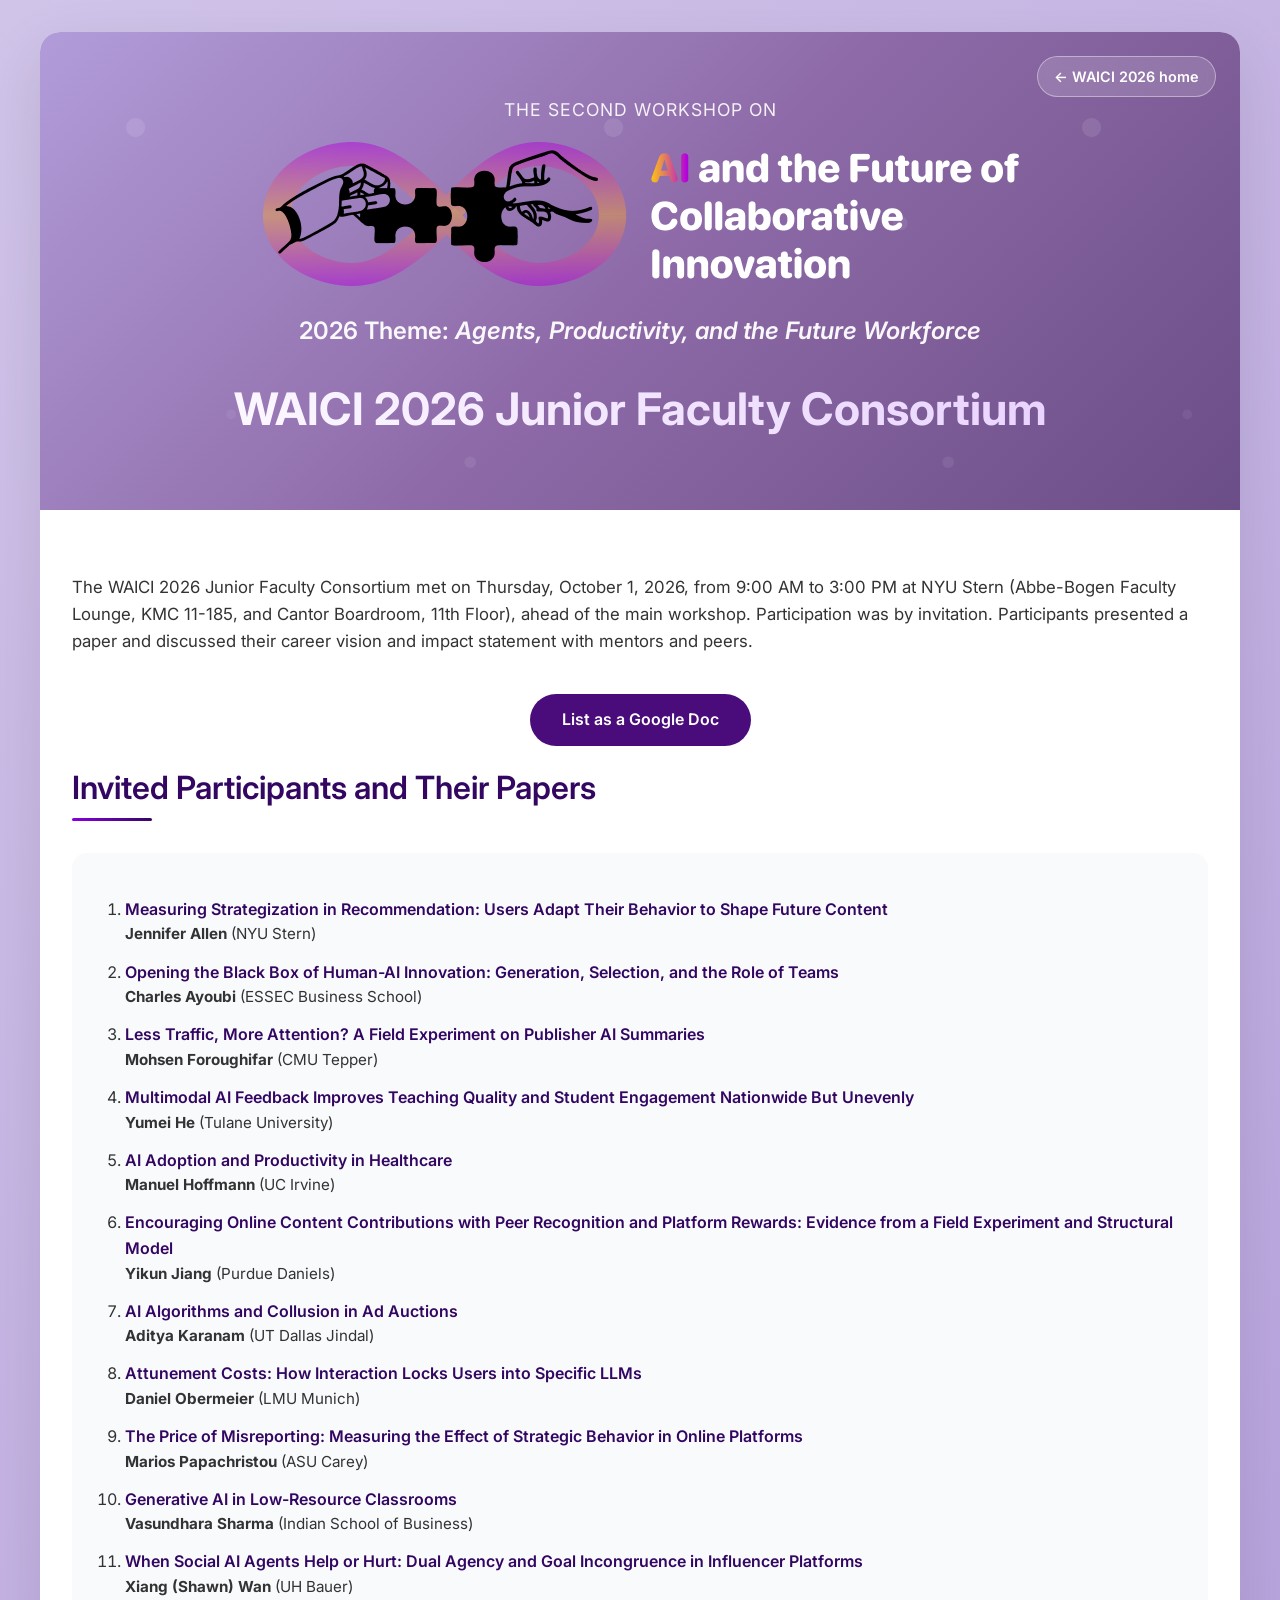
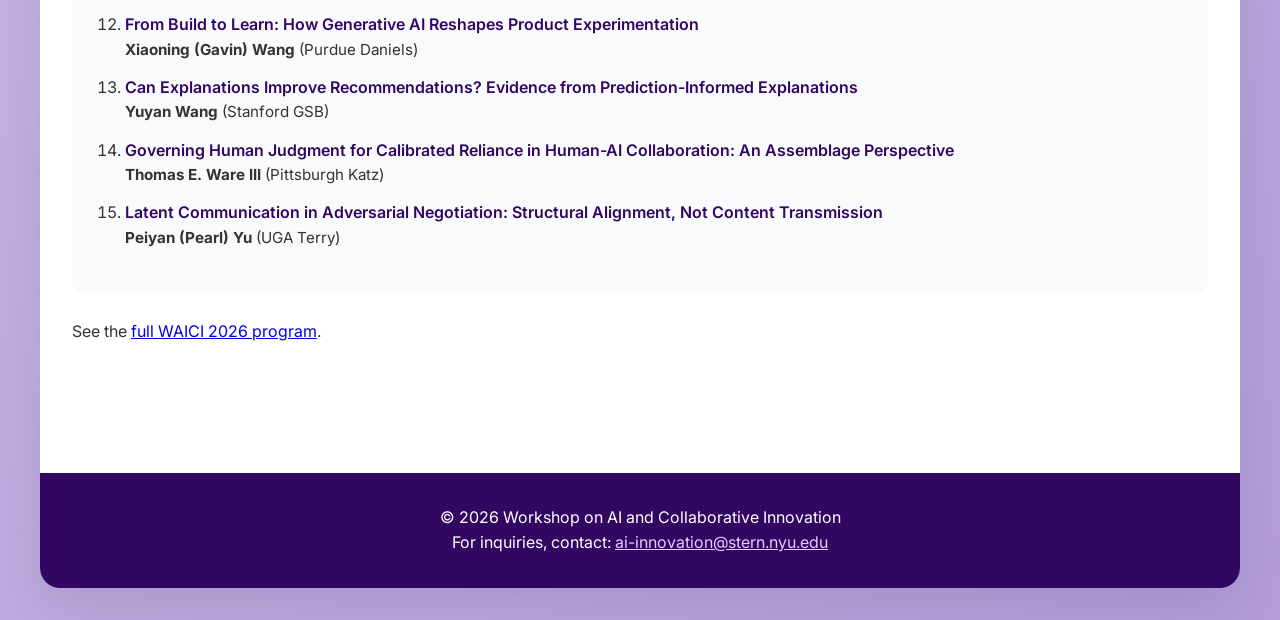
<file: jfc/index.html>
<!DOCTYPE html>
<html lang="en">
<head>
    <meta charset="UTF-8">
    <meta name="viewport" content="width=device-width, initial-scale=1.0">
    <title>Junior Faculty Consortium | WAICI 2026 at NYU Stern</title>
    <meta name="description" content="Invited participants and papers at the WAICI 2026 Junior Faculty Consortium, held at NYU Stern on October 1, 2026.">
    <link rel="canonical" href="https://ai-conference.github.io/jfc/">
    <meta property="og:type" content="website">
    <meta property="og:url" content="https://ai-conference.github.io/jfc/">
    <meta property="og:title" content="Junior Faculty Consortium | WAICI 2026 at NYU Stern">
    <meta property="og:description" content="Invited participants and papers at the WAICI 2026 Junior Faculty Consortium, held at NYU Stern on October 1, 2026.">
    <meta property="og:image" content="https://ai-conference.github.io/images/ai-innovation-logo.png">
    <meta property="og:site_name" content="WAICI">
    <link rel="icon" href="data:image/svg+xml,<svg xmlns=%22http://www.w3.org/2000/svg%22 viewBox=%220 0 100 100%22><text y=%22.9em%22 font-size=%2290%22>✨</text></svg>">
    <link href="https://fonts.googleapis.com/css2?family=Inter:wght@300;400;500;600;700&display=swap" rel="stylesheet">
    <style>
        * {
            margin: 0;
            padding: 0;
            box-sizing: border-box;
        }
        
        body {
            font-family: 'Inter', sans-serif;
            line-height: 1.6;
            color: #333;
            background: linear-gradient(135deg, #d1c4e9 0%, #b39ddb 100%);
            min-height: 100vh;
        }
        
        .container {
            max-width: 1200px;
            margin: 0 auto;
            background: white;
            box-shadow: 0 20px 60px rgba(0,0,0,0.1);
            border-radius: 20px;
            overflow: hidden;
            margin-top: 2rem;
            margin-bottom: 2rem;
        }
        
        header {
            background: linear-gradient(135deg, #b19cd9 0%, #8e6ba8 50%, #6b4d87 100%);
            color: white;
            text-align: center;
            padding: 4rem 2rem;
            position: relative;
            overflow: hidden;
        }
        
        header::before {
            content: '';
            position: absolute;
            top: 0;
            left: 0;
            right: 0;
            bottom: 0;
            background: url('data:image/svg+xml,<svg xmlns="http://www.w3.org/2000/svg" viewBox="0 0 100 100"><circle cx="20" cy="20" r="2" fill="rgba(255,255,255,0.1)"/><circle cx="80" cy="40" r="1.5" fill="rgba(255,255,255,0.08)"/><circle cx="40" cy="80" r="1" fill="rgba(255,255,255,0.06)"/><circle cx="90" cy="90" r="1.2" fill="rgba(255,255,255,0.07)"/></svg>') repeat;
            animation: float 20s infinite linear;
        }
        
        @keyframes float {
            0% { transform: translateY(0) rotate(0deg); }
            100% { transform: translateY(-100px) rotate(360deg); }
        }
        
        .header-content {
            position: relative;
            z-index: 2;
        }
        
        .small-title {
            font-size: 1.1rem;
            font-weight: 400;
            margin-bottom: 1rem;
            opacity: 0.9;
            text-transform: uppercase;
            letter-spacing: 1px;
        }
        
        h1 {
            font-size: 2.8rem;
            font-weight: 700;
            margin-bottom: 2rem;
            background: linear-gradient(45deg, #ffffff, #e6ccff);
            -webkit-background-clip: text;
            -webkit-text-fill-color: transparent;
            background-clip: text;
        }
        
        .event-details {
            display: grid;
            grid-template-columns: repeat(auto-fit, minmax(280px, 1fr));
            gap: 2rem;
            margin-top: 2rem;
        }
        
        .detail-card {
            background: rgba(255,255,255,0.1);
            padding: 1.5rem;
            border-radius: 15px;
            backdrop-filter: blur(10px);
            border: 1px solid rgba(255,255,255,0.2);
            transition: transform 0.3s ease;
        }
        
        .detail-card:hover {
            transform: translateY(-5px);
        }
        
        .detail-card h3 {
            font-size: 1.1rem;
            font-weight: 600;
            margin-bottom: 0.5rem;
            color: #e6ccff;
        }
        
        main {
            padding: 4rem 2rem;
        }
        
        section {
            margin-bottom: 4rem;
        }
        
        section h2 {
            font-size: 2rem;
            font-weight: 600;
            margin-bottom: 2rem;
            color: #330662;
            position: relative;
            padding-bottom: 0.5rem;
        }
        
        section h2::after {
            content: '';
            position: absolute;
            bottom: 0;
            left: 0;
            width: 80px;
            height: 3px;
            background: linear-gradient(45deg, #8900e1, #330662);
            border-radius: 2px;
        }
        
        .speakers-grid {
            display: grid;
            grid-template-columns: repeat(auto-fit, minmax(280px, 1fr));
            gap: 2rem;
            margin-top: 2rem;
        }
        .speakers-grid-2col {
            display: grid;
            grid-template-columns: repeat(2, 1fr);
            gap: 2rem;
            margin-top: 2rem;
        }
        
        .speaker-card {
            background: white;
            border-radius: 15px;
            padding: 2rem;
            box-shadow: 0 10px 30px rgba(0,0,0,0.08);
            transition: all 0.3s ease;
            border: 1px solid #f0f0f0;
            position: relative;
            overflow: hidden;
        }
        
        .speaker-photo {
            width: 100px;
            height: 100px;
            border-radius: 50%;
            object-fit: cover;
            margin: 0 auto 1rem auto;
            display: block;
            border: 3px solid #d1c4e9;
        }
        
        .speaker-card::before {
            content: '';
            position: absolute;
            top: 0;
            left: 0;
            right: 0;
            height: 4px;
            background: linear-gradient(45deg, #8900e1, #330662);
        }
        
        .speaker-card:hover {
            transform: translateY(-10px);
            box-shadow: 0 20px 40px rgba(0,0,0,0.15);
        }
        
        .speaker-card h3 {
            font-size: 1.3rem;
            font-weight: 600;
            margin-bottom: 0.5rem;
            color: #330662;
        }
        
        .speaker-affiliation {
            color: #8900e1;
            font-weight: 500;
            margin-bottom: 1rem;
        }
        
        .speaker-bio {
            color: #666;
            line-height: 1.6;
            font-size: 0.95rem;
        }
        
        .organizers {
            background: linear-gradient(135deg, #f5f7fa 0%, #e6ccff 100%);
            padding: 3rem 2rem;
            border-radius: 20px;
            margin: 2rem 0;
        }
        
        .organizers-grid {
            display: grid;
            grid-template-columns: repeat(auto-fit, minmax(250px, 1fr));
            gap: 2rem;
            margin-top: 2rem;
        }
        
        .organizer-card {
            background: white;
            padding: 2rem;
            border-radius: 15px;
            box-shadow: 0 5px 20px rgba(0,0,0,0.08);
            text-align: center;
        }
        
        .organizer-photo {
            width: 120px;
            height: 120px;
            border-radius: 50%;
            object-fit: cover;
            margin: 0 auto 1rem auto;
            display: block;
            border: 4px solid #d1c4e9;
        }
        
        .registration {
            background: linear-gradient(135deg, #fff8e1 0%, #e6ccff 100%);
            padding: 3rem 2rem;
            border-radius: 20px;
            margin: 2rem 0;
        }
        
        .pricing-grid {
            display: grid;
            grid-template-columns: repeat(auto-fit, minmax(250px, 1fr));
            gap: 2rem;
            margin-top: 2rem;
        }
        
        .pricing-card {
            background: white;
            padding: 2rem;
            border-radius: 15px;
            box-shadow: 0 5px 20px rgba(0,0,0,0.08);
            text-align: center;
            transition: transform 0.3s ease;
            border: 2px solid transparent;
        }
        
        .pricing-card:hover {
            transform: translateY(-5px);
            border-color: #8900e1;
        }
        
        .pricing-card h4 {
            color: #330662;
            font-size: 1.3rem;
            font-weight: 600;
            margin-bottom: 1rem;
        }
        
        .price {
            font-size: 2.5rem;
            font-weight: 700;
            color: #8900e1;
            margin-bottom: 0.5rem;
        }
        
        .price-currency {
            font-size: 1.2rem;
            color: #666;
        }
        
        .pricing-description {
            color: #666;
            margin-top: 1rem;
            line-height: 1.5;
        }
        
        .register-button {
            display: inline-block;
            background: #4a0c7a;
            color: white;
            padding: 1rem 2.5rem;
            border-radius: 50px;
            text-decoration: none;
            font-weight: 600;
            font-size: 1.1rem;
            transition: all 0.3s ease;
        }
        
        .register-button:hover {
            transform: translateY(-3px);
            box-shadow: 0 10px 20px rgba(0,0,0,0.2);
        }
        
        
        .sponsors {
            background: linear-gradient(135deg, #330662 0%, #57068c 100%);
            color: white;
            padding: 3rem 2rem;
            border-radius: 20px;
            margin: 2rem 0;
        }
        
        .sponsors h2 {
            color: white;
            text-align: center;
            margin-bottom: 2rem;
        }
        
        .sponsors h2::after {
            background: linear-gradient(45deg, #ffffff, #e6ccff);
            left: 50%;
            transform: translateX(-50%);
        }
        
        .sponsors-container {
            display: flex;
            justify-content: center;
            gap: 3rem;
            flex-wrap: wrap;
        }
        
        .sponsors-grid {
            display: grid;
            grid-template-columns: 1fr 1fr;
            gap: 2rem;
            margin-top: 2rem;
        }
        
        .sponsor-card {
            background: rgba(255,255,255,0.1);
            padding: 2rem;
            border-radius: 15px;
            backdrop-filter: blur(10px);
            border: 1px solid rgba(255,255,255,0.2);
            text-align: center;
            transition: transform 0.3s ease;
            flex: 1;
            min-width: 280px;
            max-width: 400px;
        }
        
        .sponsor-card:hover {
            transform: translateY(-5px);
        }
        
        .sponsor-card h4 {
            color: #e6ccff;
            margin-bottom: 1rem;
            font-size: 1.2rem;
            font-weight: 600;
        }
        
        .sponsor-card a {
            color: white;
            text-decoration: none;
            font-weight: 500;
        }
        
        .sponsor-card a:hover {
            color: #e6ccff;
        }
        
        .cta-section {
            background: linear-gradient(135deg, #d1c4e9 0%, #b39ddb 50%, #9575cd 100%);
            color: #2c1810;
            padding: 4rem 2rem;
            text-align: center;
            border-radius: 20px;
            margin: 2rem 0;
        }
        
        .cta-section h2 {
            color: #2c1810;
        }
        
        .cta-section h2::after {
            background: linear-gradient(45deg, #6b4d87, #8e6ba8);
        }
        
        .cta-button, .program-button {
            transition: all 0.3s ease;
        }
        
        .cta-button {
            display: inline-block;
            background: #4a0c7a;
            color: white;
            padding: 1rem 2rem;
            border-radius: 50px;
            text-decoration: none;
            font-weight: 600;
            margin: 0.5rem;
        }
        
        .program-button {
            display: inline-block;
            background: #4a0c7a;
            color: white;
            padding: 1rem 2rem;
            border-radius: 50px;
            text-decoration: none;
            font-weight: 600;
            margin: 0.5rem;
        }
        
        .submit-button {
            display: inline-block;
            background: rgba(74, 12, 122, 0.1);
            color: #4a0c7a;
            border: 2px solid #4a0c7a;
            padding: 1rem 2rem;
            border-radius: 50px;
            text-decoration: none;
            font-weight: 600;
            margin: 0.5rem;
            cursor: not-allowed;
            opacity: 0.7;
        }
        
        .cta-button:hover, .program-button:hover {
            transform: translateY(-3px);
            box-shadow: 0 10px 20px rgba(0,0,0,0.2);
        }
        
        .topics-list {
            display: grid;
            grid-template-columns: repeat(auto-fit, minmax(300px, 1fr));
            gap: 1rem;
            margin-top: 2rem;
        }
        
        .topic-item {
            background: #f8fafc;
            padding: 1.5rem;
            border-radius: 10px;
            border-left: 4px solid #8900e1;
        }
        
        .action-buttons {
            display: flex;
            justify-content: center;
            gap: 1rem;
            flex-wrap: wrap;
            margin-top: 2rem;
        }

        .past-edition-link {
            position: absolute;
            top: 1.5rem;
            right: 1.5rem;
            z-index: 3;
            display: inline-block;
            background: rgba(255,255,255,0.15);
            color: #ffffff;
            border: 1px solid rgba(255,255,255,0.4);
            padding: 0.5rem 1rem;
            border-radius: 50px;
            text-decoration: none;
            font-weight: 600;
            font-size: 0.9rem;
            backdrop-filter: blur(6px);
            transition: background 0.2s ease;
        }
        .past-edition-link:hover {
            background: rgba(255,255,255,0.3);
        }

        .disabled-button {
            display: inline-block;
            background: rgba(74, 12, 122, 0.1);
            color: #4a0c7a;
            border: 2px solid #4a0c7a;
            padding: 1rem 2rem;
            border-radius: 50px;
            text-decoration: none;
            font-weight: 600;
            margin: 0.5rem;
            cursor: not-allowed;
            opacity: 0.5;
            pointer-events: none;
        }
        .submit-closed-wrap,
        .closed-wrap {
            position: relative;
            display: inline-block;
            margin: 0.5rem;
        }
        .submit-closed-wrap .disabled-button,
        .closed-wrap .disabled-button {
            margin: 0;
        }
        .closed-tooltip {
            position: absolute;
            bottom: 115%;
            left: 50%;
            transform: translateX(-50%);
            background: #330662;
            color: #ffffff;
            padding: 0.4rem 0.8rem;
            border-radius: 6px;
            font-size: 0.8rem;
            font-weight: 500;
            white-space: nowrap;
            opacity: 0;
            pointer-events: none;
            transition: opacity 0.2s ease;
        }
        .submit-closed-wrap:hover .closed-tooltip,
        .closed-wrap:hover .closed-tooltip {
            opacity: 1;
        }
        .program-schedule {
            background: #f8fafc;
            padding: 2rem;
            border-radius: 15px;
            margin-top: 2rem;
        }
        
        .program-day {
            margin-bottom: 2rem;
        }
        
        .program-date {
            font-size: 1.4rem;
            font-weight: 600;
            color: #330662;
            margin-bottom: 1rem;
            border-bottom: 2px solid #d1c4e9;
            padding-bottom: 0.5rem;
        }
        
        .program-item {
            display: flex;
            margin-bottom: 1rem;
            padding: 1rem;
            background: white;
            border-radius: 8px;
            box-shadow: 0 2px 10px rgba(0,0,0,0.05);
        }
        
        .program-time {
            font-weight: 600;
            color: #8900e1;
            width: 120px;
            flex-shrink: 0;
        }
        
        .program-content {
            color: #333;
        }

        .program-link {
            display: inline-block;
            background: #4a0c7a;
            color: white;
            padding: 0.8rem 2rem;
            border-radius: 50px;
            text-decoration: none;
            font-weight: 600;
            margin: 1rem 0;
            transition: all 0.3s ease;
        }
        
        .program-link:hover {
            transform: translateY(-3px);
            box-shadow: 0 10px 20px rgba(0,0,0,0.2);
        }
        
        footer {
            background: #330662;
            color: white;
            text-align: center;
            padding: 2rem;
        }
        
        @media (max-width: 768px) {
            h1 {
                font-size: 2rem;
            }
            
            .container {
                margin: 1rem;
                border-radius: 15px;
            }
            
            main {
                padding: 2rem 1rem;
            }
            
            header {
                padding: 3rem 1rem;
                padding-top: 4.5rem;
            }

            .past-edition-link {
                top: 1rem;
                right: 1rem;
                font-size: 0.8rem;
                padding: 0.4rem 0.9rem;
            }
            
            .action-buttons {
                flex-direction: column;
                align-items: center;
            }
            
            .sponsors-grid {
                grid-template-columns: 1fr;
            }
            
            .pricing-grid {
                grid-template-columns: 1fr;
            }

            .speakers-grid-2col {
                grid-template-columns: 1fr;
            }
        }
    </style>
    <style>
        .lead { font-size: 1.05rem; margin-bottom: 1.5rem; }
        .program-content { flex: 1; }
        .session-note { display: block; font-size: 0.9rem; color: #64748b; margin-top: 0.25rem; }
        .talks { margin: 0.75rem 0 0 1.3rem; padding: 0; }
        .talks.timed { list-style: none; margin-left: 0; }
        .talks li { margin-bottom: 0.8rem; }
        .talk-title { display: block; font-weight: 600; color: #330662; }
        .talk-time { font-weight: 600; color: #8900e1; margin-right: 0.5rem; }
        .talk-authors { display: block; font-size: 0.95rem; }
        .track { margin-top: 1.2rem; }
        .track h3 { font-size: 1.1rem; font-weight: 600; color: #4a0c7a; margin-bottom: 0.4rem; }
        .track .room { font-weight: 400; color: #6b4d87; font-size: 0.95rem; }
        @media (max-width: 768px) {
            .program-item { flex-direction: column; }
            .program-time { width: auto; margin-bottom: 0.4rem; }
        }
    </style>
</head>
<body>
    <div class="container">
        <header>
            <a href="../" class="past-edition-link">← WAICI 2026 home</a>
            <div class="header-content">
                <p class="small-title">The Second Workshop On</p>
                <a href="../"><img src="../images/ai-innovation-logo.png" alt="WAICI 2026 at NYU Stern: Workshop on AI and the Future of Collaborative Innovation" style="max-width: 100%; height: auto; margin-bottom: 1rem;"></a>
                <p style="font-size: 1.5rem; font-weight: 600; opacity: 0.95; margin-bottom: 1.5rem;">2026 Theme: <em>Agents, Productivity, and the Future Workforce</em></p>
                <h1 style="margin-bottom: 0;">WAICI 2026 Junior Faculty Consortium</h1>
            </div>
        </header>
        <main>
            <p class="lead">The WAICI 2026 Junior Faculty Consortium met on Thursday, October 1, 2026, from 9:00 AM to 3:00 PM at NYU Stern (Abbe-Bogen Faculty Lounge, KMC 11-185, and Cantor Boardroom, 11th Floor), ahead of the main workshop. Participation was by invitation. Participants presented a paper and discussed their career vision and impact statement with mentors and peers.</p>
            <p style="text-align: center;"><a href="https://docs.google.com/document/d/1TNR_e27DCVZgIhywhAfd7ujhxEJd82Jx/" target="_blank" rel="nofollow noopener" class="program-link">List as a Google Doc</a></p>
            <section id="participants">
                <h2>Invited Participants and Their Papers</h2>
                <div class="program-schedule">
                    <ol class="talks"><li><span class="talk-title">Measuring Strategization in Recommendation: Users Adapt Their Behavior to Shape Future Content</span><span class="talk-authors"><strong>Jennifer Allen</strong> (NYU Stern)</span></li><li><span class="talk-title">Opening the Black Box of Human-AI Innovation: Generation, Selection, and the Role of Teams</span><span class="talk-authors"><strong>Charles Ayoubi</strong> (ESSEC Business School)</span></li><li><span class="talk-title">Less Traffic, More Attention? A Field Experiment on Publisher AI Summaries</span><span class="talk-authors"><strong>Mohsen Foroughifar</strong> (CMU Tepper)</span></li><li><span class="talk-title">Multimodal AI Feedback Improves Teaching Quality and Student Engagement Nationwide But Unevenly</span><span class="talk-authors"><strong>Yumei He</strong> (Tulane University)</span></li><li><span class="talk-title">AI Adoption and Productivity in Healthcare</span><span class="talk-authors"><strong>Manuel Hoffmann</strong> (UC Irvine)</span></li><li><span class="talk-title">Encouraging Online Content Contributions with Peer Recognition and Platform Rewards: Evidence from a Field Experiment and Structural Model</span><span class="talk-authors"><strong>Yikun Jiang</strong> (Purdue Daniels)</span></li><li><span class="talk-title">AI Algorithms and Collusion in Ad Auctions</span><span class="talk-authors"><strong>Aditya Karanam</strong> (UT Dallas Jindal)</span></li><li><span class="talk-title">Attunement Costs: How Interaction Locks Users into Specific LLMs</span><span class="talk-authors"><strong>Daniel Obermeier</strong> (LMU Munich)</span></li><li><span class="talk-title">The Price of Misreporting: Measuring the Effect of Strategic Behavior in Online Platforms</span><span class="talk-authors"><strong>Marios Papachristou</strong> (ASU Carey)</span></li><li><span class="talk-title">Generative AI in Low-Resource Classrooms</span><span class="talk-authors"><strong>Vasundhara Sharma</strong> (Indian School of Business)</span></li><li><span class="talk-title">When Social AI Agents Help or Hurt: Dual Agency and Goal Incongruence in Influencer Platforms</span><span class="talk-authors"><strong>Xiang (Shawn) Wan</strong> (UH Bauer)</span></li><li><span class="talk-title">From Build to Learn: How Generative AI Reshapes Product Experimentation</span><span class="talk-authors"><strong>Xiaoning (Gavin) Wang</strong> (Purdue Daniels)</span></li><li><span class="talk-title">Can Explanations Improve Recommendations? Evidence from Prediction-Informed Explanations</span><span class="talk-authors"><strong>Yuyan Wang</strong> (Stanford GSB)</span></li><li><span class="talk-title">Governing Human Judgment for Calibrated Reliance in Human-AI Collaboration: An Assemblage Perspective</span><span class="talk-authors"><strong>Thomas E. Ware III</strong> (Pittsburgh Katz)</span></li><li><span class="talk-title">Latent Communication in Adversarial Negotiation: Structural Alignment, Not Content Transmission</span><span class="talk-authors"><strong>Peiyan (Pearl) Yu</strong> (UGA Terry)</span></li></ol>
                </div>
                <p style="margin-top: 1.5rem;">See the <a href="../program/">full WAICI 2026 program</a>.</p>
            </section>
        </main>
        <footer>
            <p>&copy; 2026 Workshop on AI and Collaborative Innovation</p>
            <p>For inquiries, contact: <a href="mailto:raveesh@stern.nyu.edu" style="color: #e6ccff;">ai-innovation@stern.nyu.edu</a></p>
        </footer>
    </div>
</body>
</html>
</file>
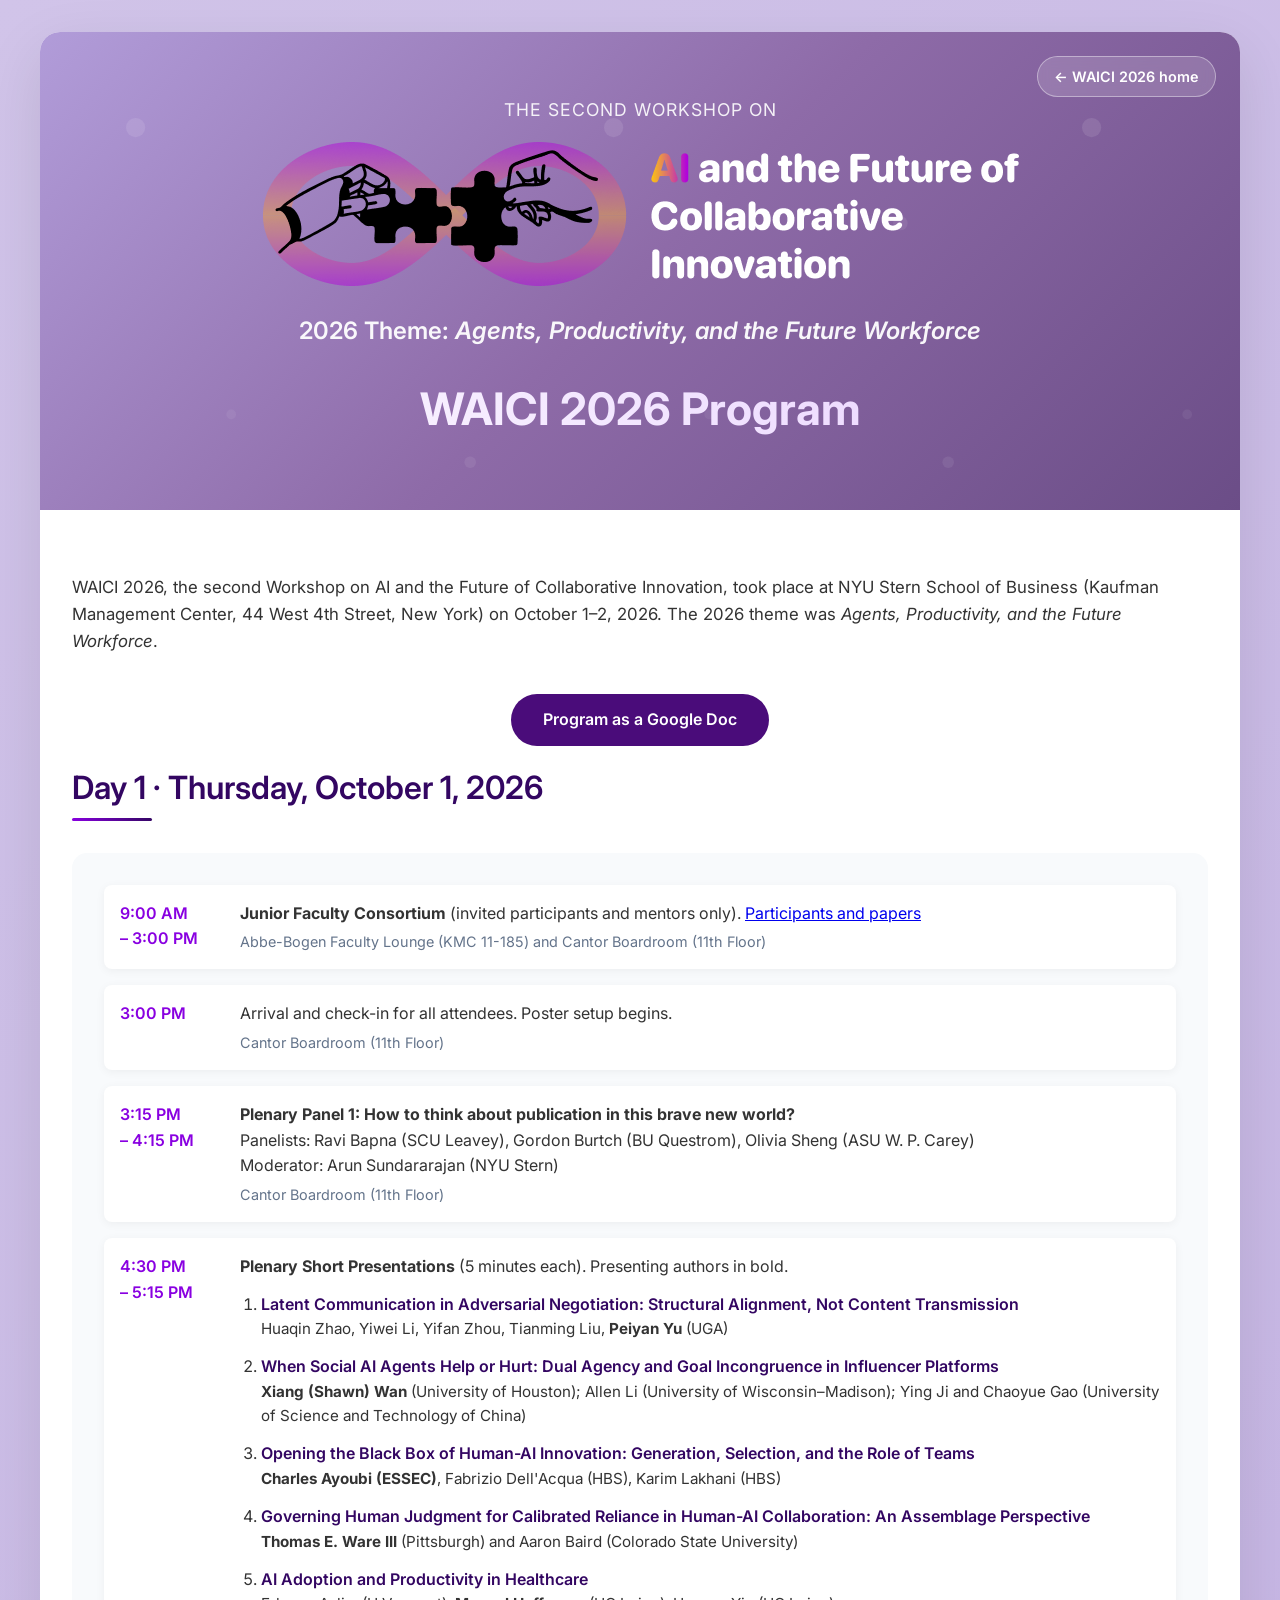
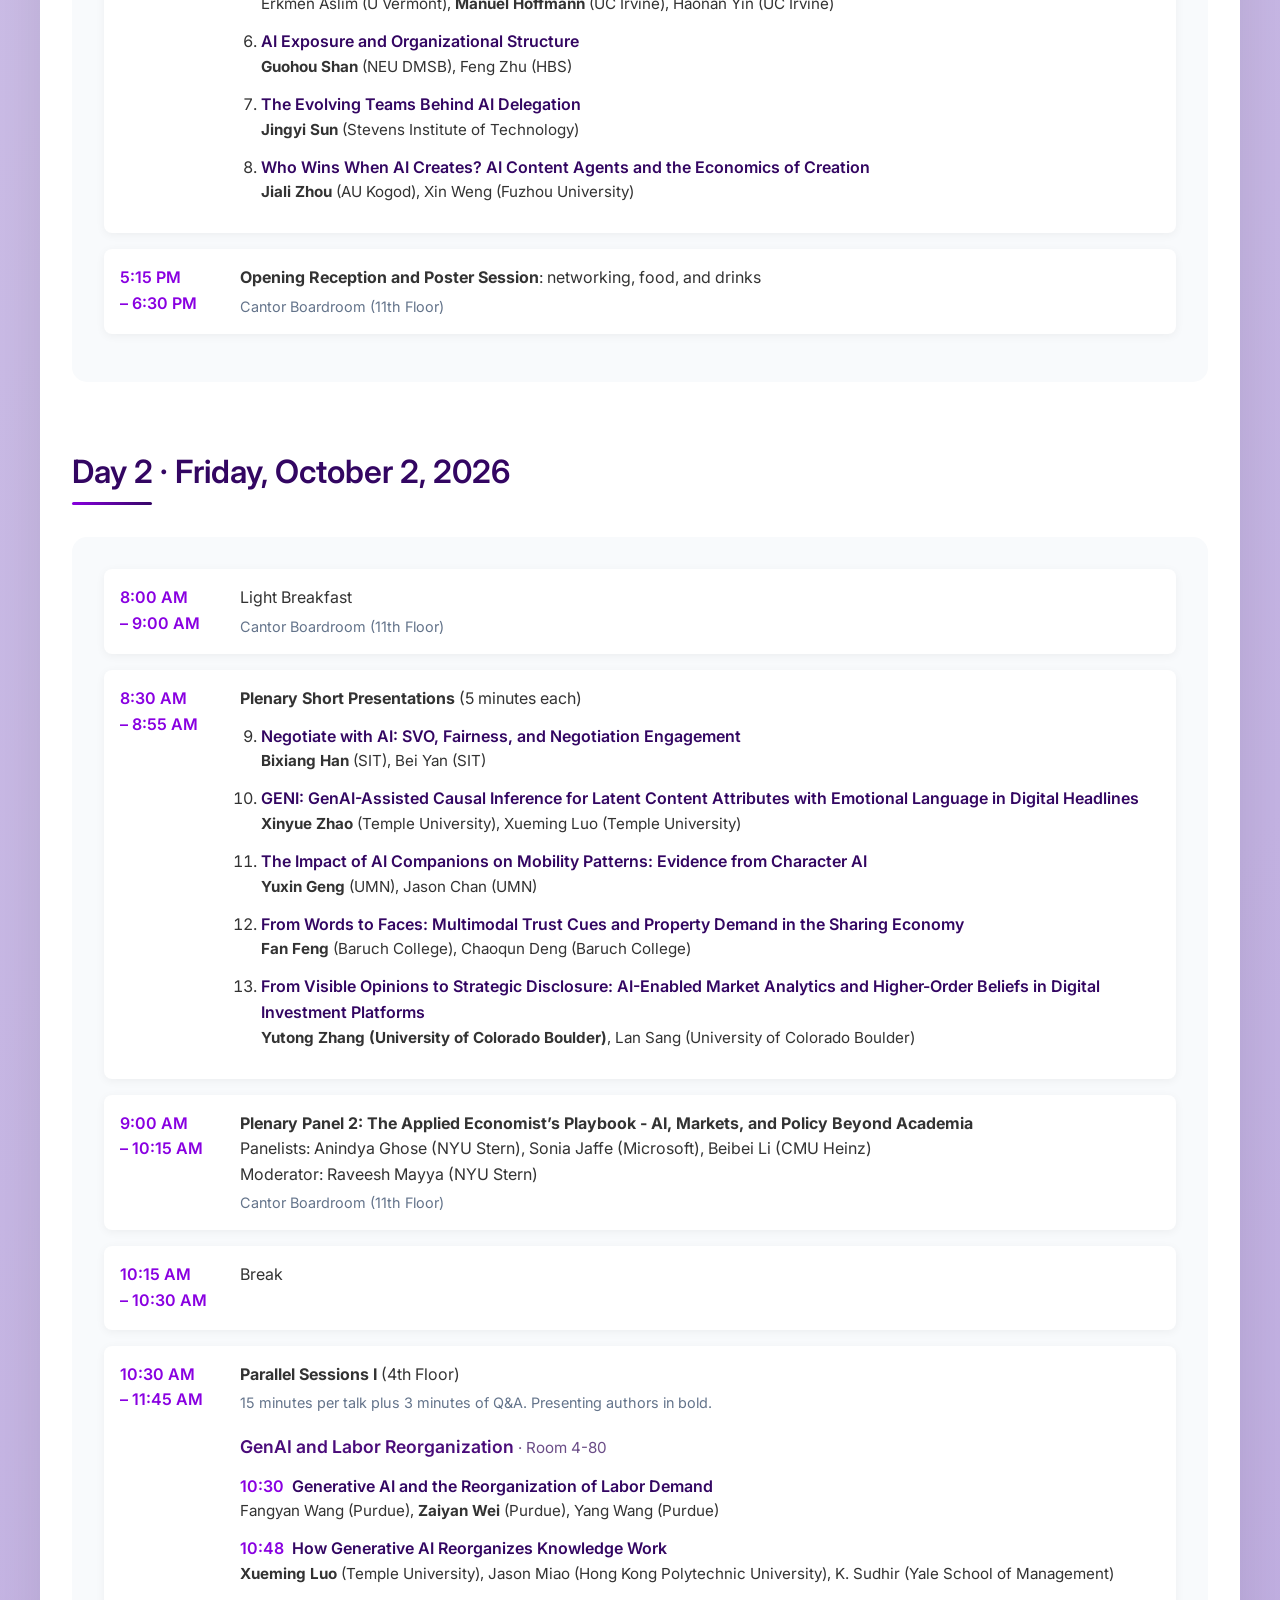
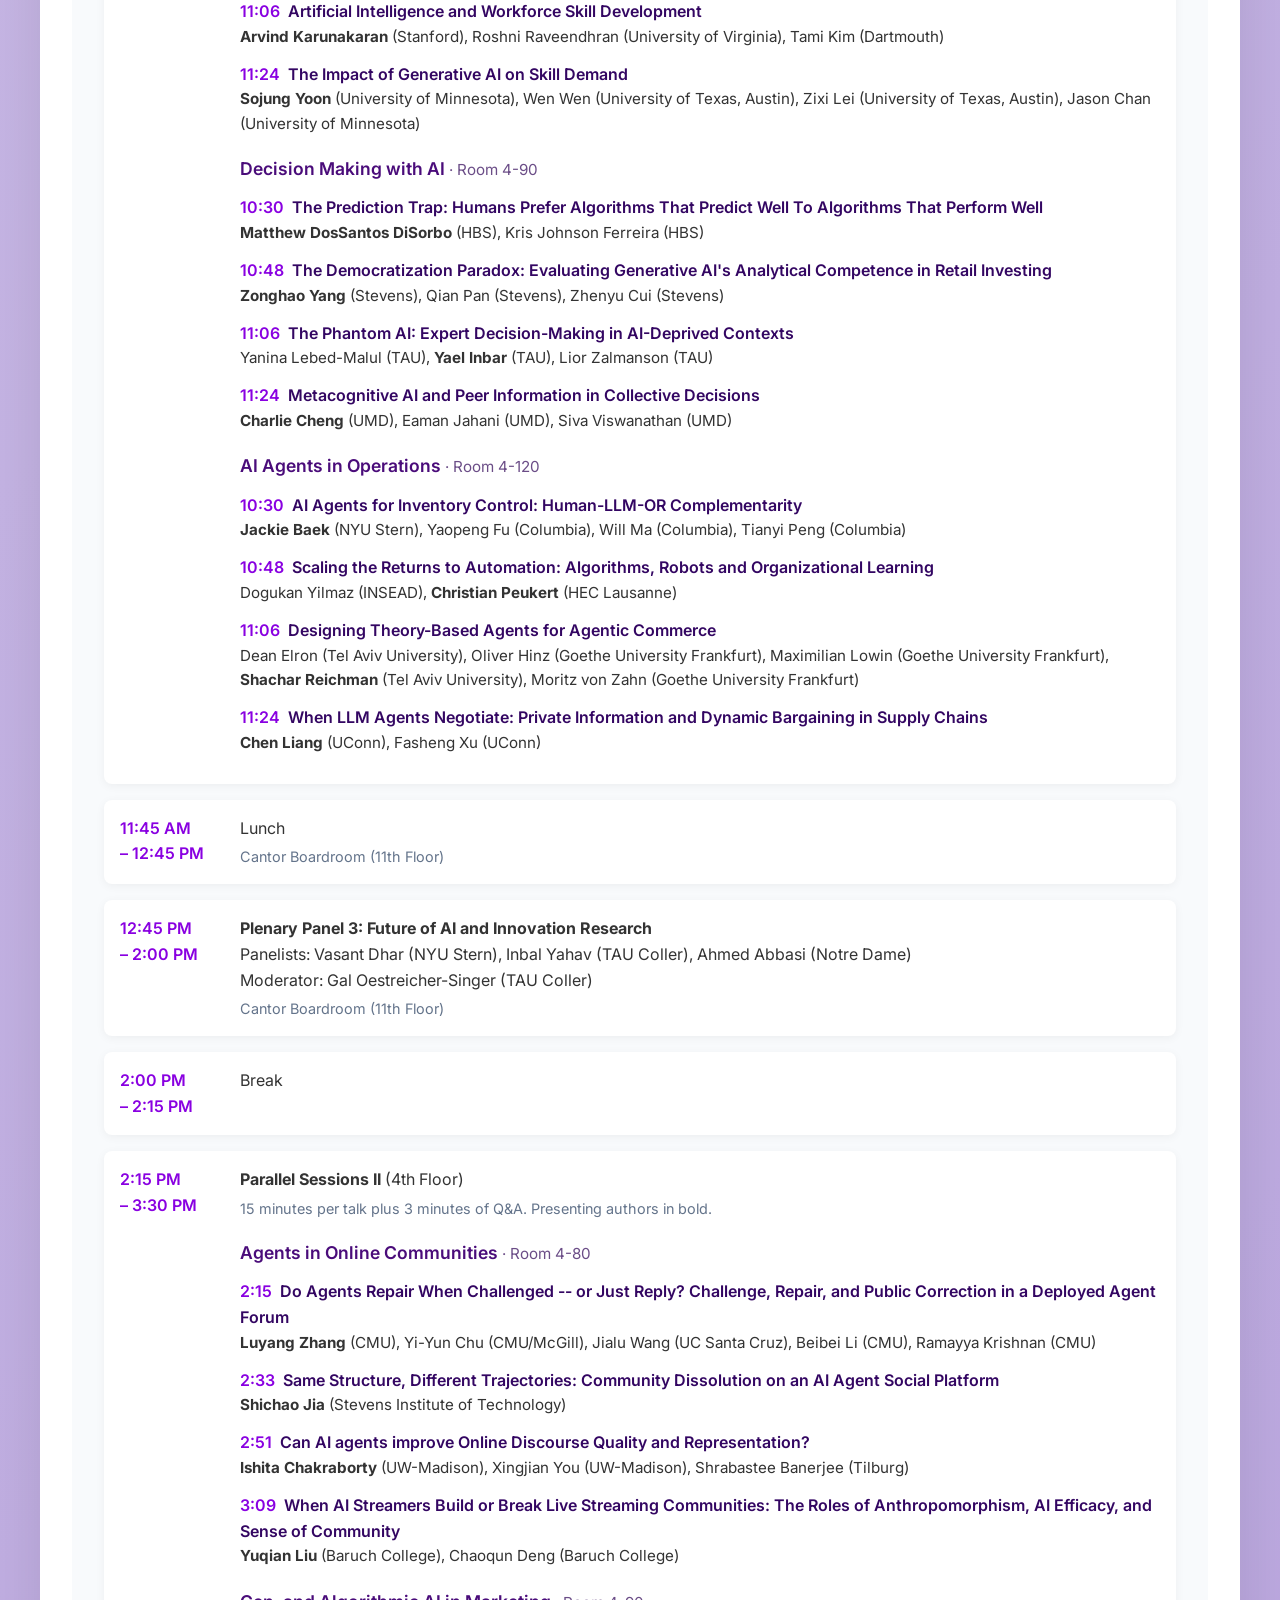
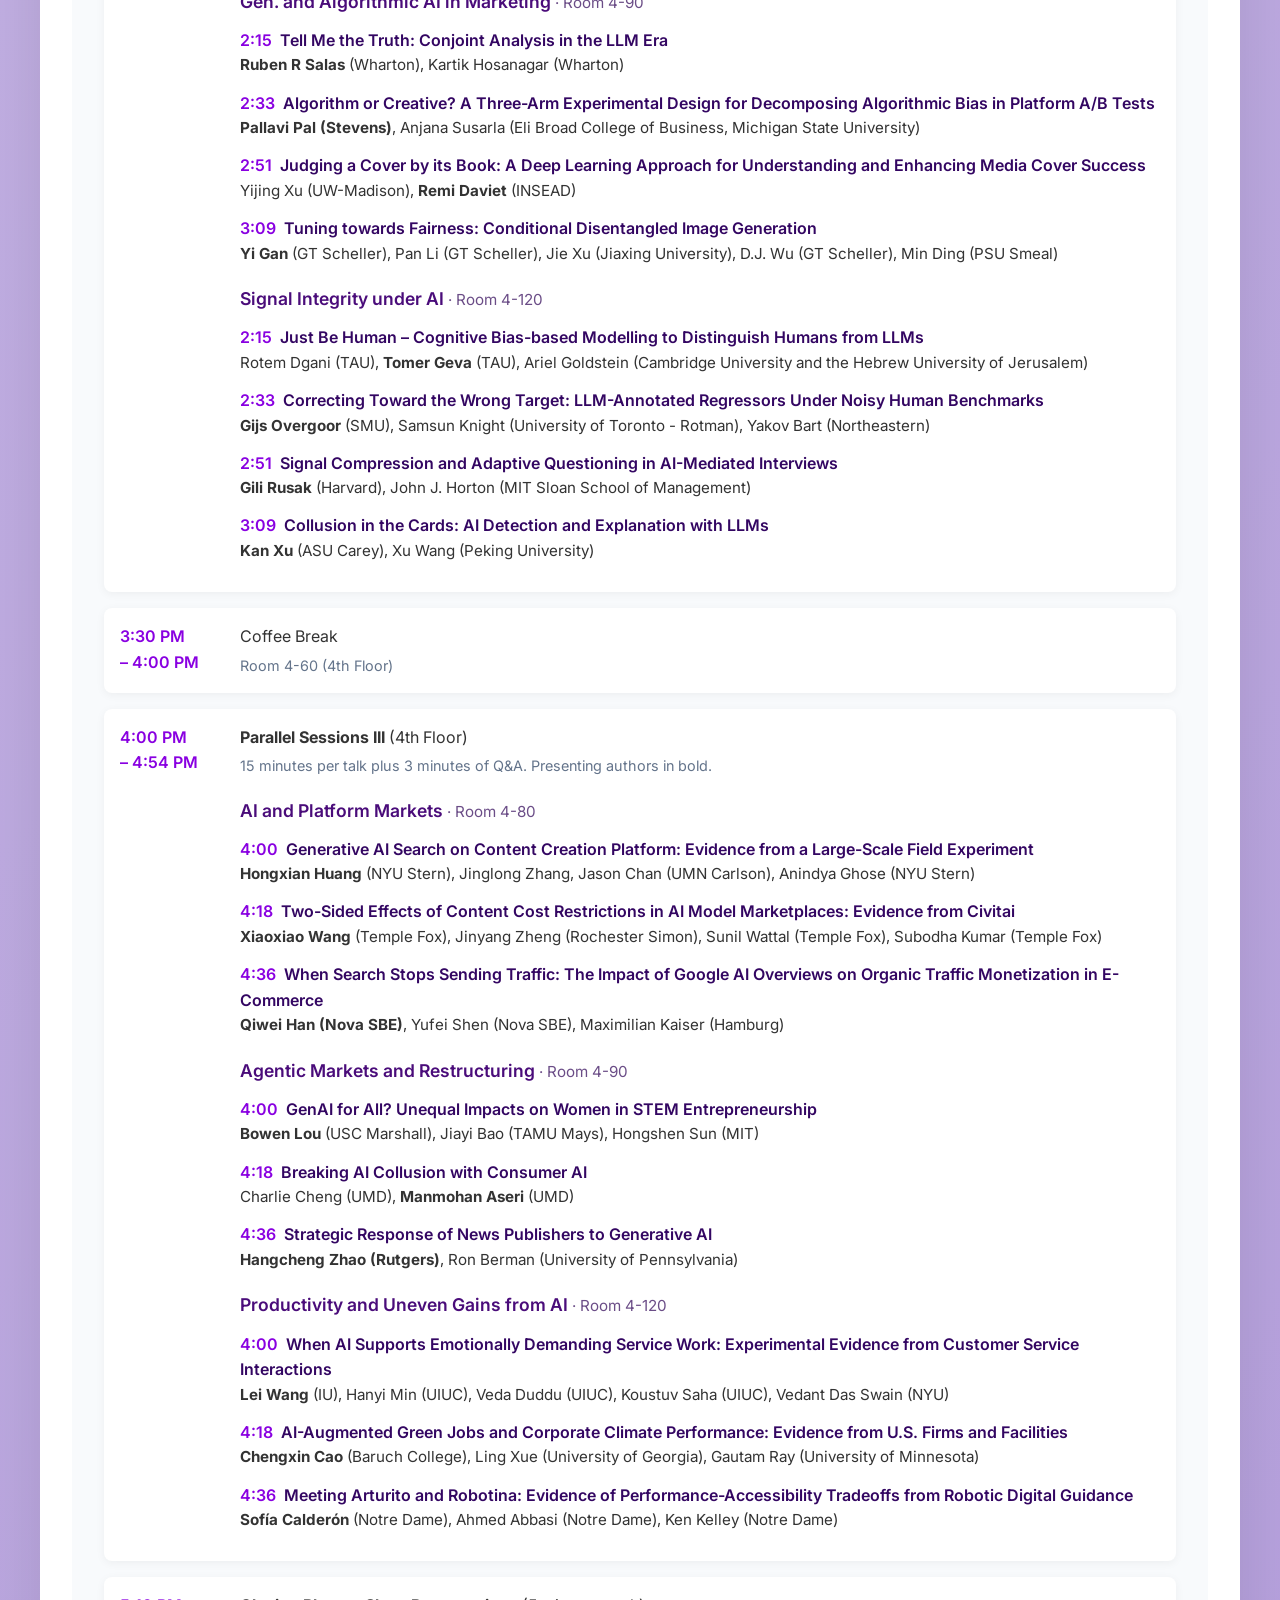
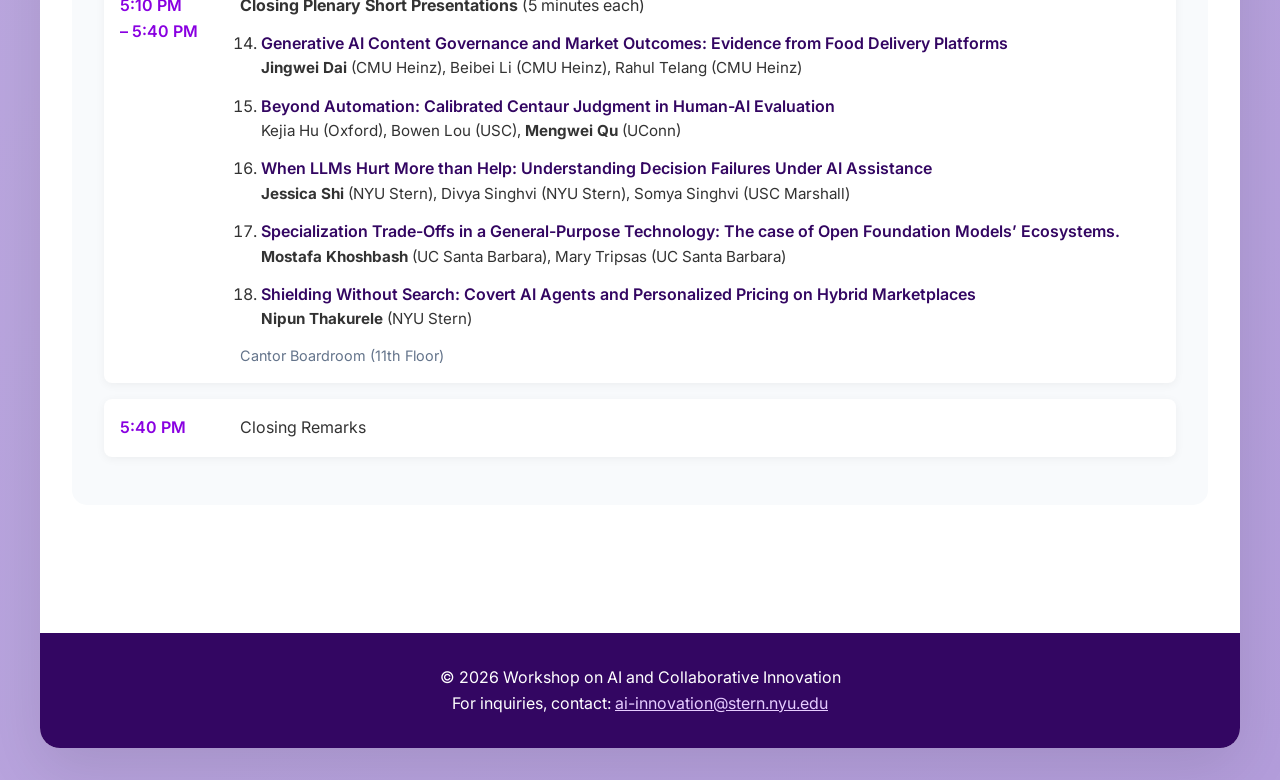
<file: program/index.html>
<!DOCTYPE html>
<html lang="en">
<head>
    <meta charset="UTF-8">
    <meta name="viewport" content="width=device-width, initial-scale=1.0">
    <title>Program | WAICI 2026 at NYU Stern</title>
    <meta name="description" content="Full program of WAICI 2026, the Workshop on AI and the Future of Collaborative Innovation at NYU Stern, October 1–2, 2026: plenary panels, parallel sessions, and short presentations, with authors.">
    <link rel="canonical" href="https://ai-conference.github.io/program/">
    <meta property="og:type" content="website">
    <meta property="og:url" content="https://ai-conference.github.io/program/">
    <meta property="og:title" content="Program | WAICI 2026 at NYU Stern">
    <meta property="og:description" content="Full program of WAICI 2026, the Workshop on AI and the Future of Collaborative Innovation at NYU Stern, October 1–2, 2026: plenary panels, parallel sessions, and short presentations, with authors.">
    <meta property="og:image" content="https://ai-conference.github.io/images/ai-innovation-logo.png">
    <meta property="og:site_name" content="WAICI">
    <link rel="icon" href="data:image/svg+xml,<svg xmlns=%22http://www.w3.org/2000/svg%22 viewBox=%220 0 100 100%22><text y=%22.9em%22 font-size=%2290%22>✨</text></svg>">
    <link href="https://fonts.googleapis.com/css2?family=Inter:wght@300;400;500;600;700&display=swap" rel="stylesheet">
    <style>
        * {
            margin: 0;
            padding: 0;
            box-sizing: border-box;
        }
        
        body {
            font-family: 'Inter', sans-serif;
            line-height: 1.6;
            color: #333;
            background: linear-gradient(135deg, #d1c4e9 0%, #b39ddb 100%);
            min-height: 100vh;
        }
        
        .container {
            max-width: 1200px;
            margin: 0 auto;
            background: white;
            box-shadow: 0 20px 60px rgba(0,0,0,0.1);
            border-radius: 20px;
            overflow: hidden;
            margin-top: 2rem;
            margin-bottom: 2rem;
        }
        
        header {
            background: linear-gradient(135deg, #b19cd9 0%, #8e6ba8 50%, #6b4d87 100%);
            color: white;
            text-align: center;
            padding: 4rem 2rem;
            position: relative;
            overflow: hidden;
        }
        
        header::before {
            content: '';
            position: absolute;
            top: 0;
            left: 0;
            right: 0;
            bottom: 0;
            background: url('data:image/svg+xml,<svg xmlns="http://www.w3.org/2000/svg" viewBox="0 0 100 100"><circle cx="20" cy="20" r="2" fill="rgba(255,255,255,0.1)"/><circle cx="80" cy="40" r="1.5" fill="rgba(255,255,255,0.08)"/><circle cx="40" cy="80" r="1" fill="rgba(255,255,255,0.06)"/><circle cx="90" cy="90" r="1.2" fill="rgba(255,255,255,0.07)"/></svg>') repeat;
            animation: float 20s infinite linear;
        }
        
        @keyframes float {
            0% { transform: translateY(0) rotate(0deg); }
            100% { transform: translateY(-100px) rotate(360deg); }
        }
        
        .header-content {
            position: relative;
            z-index: 2;
        }
        
        .small-title {
            font-size: 1.1rem;
            font-weight: 400;
            margin-bottom: 1rem;
            opacity: 0.9;
            text-transform: uppercase;
            letter-spacing: 1px;
        }
        
        h1 {
            font-size: 2.8rem;
            font-weight: 700;
            margin-bottom: 2rem;
            background: linear-gradient(45deg, #ffffff, #e6ccff);
            -webkit-background-clip: text;
            -webkit-text-fill-color: transparent;
            background-clip: text;
        }
        
        .event-details {
            display: grid;
            grid-template-columns: repeat(auto-fit, minmax(280px, 1fr));
            gap: 2rem;
            margin-top: 2rem;
        }
        
        .detail-card {
            background: rgba(255,255,255,0.1);
            padding: 1.5rem;
            border-radius: 15px;
            backdrop-filter: blur(10px);
            border: 1px solid rgba(255,255,255,0.2);
            transition: transform 0.3s ease;
        }
        
        .detail-card:hover {
            transform: translateY(-5px);
        }
        
        .detail-card h3 {
            font-size: 1.1rem;
            font-weight: 600;
            margin-bottom: 0.5rem;
            color: #e6ccff;
        }
        
        main {
            padding: 4rem 2rem;
        }
        
        section {
            margin-bottom: 4rem;
        }
        
        section h2 {
            font-size: 2rem;
            font-weight: 600;
            margin-bottom: 2rem;
            color: #330662;
            position: relative;
            padding-bottom: 0.5rem;
        }
        
        section h2::after {
            content: '';
            position: absolute;
            bottom: 0;
            left: 0;
            width: 80px;
            height: 3px;
            background: linear-gradient(45deg, #8900e1, #330662);
            border-radius: 2px;
        }
        
        .speakers-grid {
            display: grid;
            grid-template-columns: repeat(auto-fit, minmax(280px, 1fr));
            gap: 2rem;
            margin-top: 2rem;
        }
        .speakers-grid-2col {
            display: grid;
            grid-template-columns: repeat(2, 1fr);
            gap: 2rem;
            margin-top: 2rem;
        }
        
        .speaker-card {
            background: white;
            border-radius: 15px;
            padding: 2rem;
            box-shadow: 0 10px 30px rgba(0,0,0,0.08);
            transition: all 0.3s ease;
            border: 1px solid #f0f0f0;
            position: relative;
            overflow: hidden;
        }
        
        .speaker-photo {
            width: 100px;
            height: 100px;
            border-radius: 50%;
            object-fit: cover;
            margin: 0 auto 1rem auto;
            display: block;
            border: 3px solid #d1c4e9;
        }
        
        .speaker-card::before {
            content: '';
            position: absolute;
            top: 0;
            left: 0;
            right: 0;
            height: 4px;
            background: linear-gradient(45deg, #8900e1, #330662);
        }
        
        .speaker-card:hover {
            transform: translateY(-10px);
            box-shadow: 0 20px 40px rgba(0,0,0,0.15);
        }
        
        .speaker-card h3 {
            font-size: 1.3rem;
            font-weight: 600;
            margin-bottom: 0.5rem;
            color: #330662;
        }
        
        .speaker-affiliation {
            color: #8900e1;
            font-weight: 500;
            margin-bottom: 1rem;
        }
        
        .speaker-bio {
            color: #666;
            line-height: 1.6;
            font-size: 0.95rem;
        }
        
        .organizers {
            background: linear-gradient(135deg, #f5f7fa 0%, #e6ccff 100%);
            padding: 3rem 2rem;
            border-radius: 20px;
            margin: 2rem 0;
        }
        
        .organizers-grid {
            display: grid;
            grid-template-columns: repeat(auto-fit, minmax(250px, 1fr));
            gap: 2rem;
            margin-top: 2rem;
        }
        
        .organizer-card {
            background: white;
            padding: 2rem;
            border-radius: 15px;
            box-shadow: 0 5px 20px rgba(0,0,0,0.08);
            text-align: center;
        }
        
        .organizer-photo {
            width: 120px;
            height: 120px;
            border-radius: 50%;
            object-fit: cover;
            margin: 0 auto 1rem auto;
            display: block;
            border: 4px solid #d1c4e9;
        }
        
        .registration {
            background: linear-gradient(135deg, #fff8e1 0%, #e6ccff 100%);
            padding: 3rem 2rem;
            border-radius: 20px;
            margin: 2rem 0;
        }
        
        .pricing-grid {
            display: grid;
            grid-template-columns: repeat(auto-fit, minmax(250px, 1fr));
            gap: 2rem;
            margin-top: 2rem;
        }
        
        .pricing-card {
            background: white;
            padding: 2rem;
            border-radius: 15px;
            box-shadow: 0 5px 20px rgba(0,0,0,0.08);
            text-align: center;
            transition: transform 0.3s ease;
            border: 2px solid transparent;
        }
        
        .pricing-card:hover {
            transform: translateY(-5px);
            border-color: #8900e1;
        }
        
        .pricing-card h4 {
            color: #330662;
            font-size: 1.3rem;
            font-weight: 600;
            margin-bottom: 1rem;
        }
        
        .price {
            font-size: 2.5rem;
            font-weight: 700;
            color: #8900e1;
            margin-bottom: 0.5rem;
        }
        
        .price-currency {
            font-size: 1.2rem;
            color: #666;
        }
        
        .pricing-description {
            color: #666;
            margin-top: 1rem;
            line-height: 1.5;
        }
        
        .register-button {
            display: inline-block;
            background: #4a0c7a;
            color: white;
            padding: 1rem 2.5rem;
            border-radius: 50px;
            text-decoration: none;
            font-weight: 600;
            font-size: 1.1rem;
            transition: all 0.3s ease;
        }
        
        .register-button:hover {
            transform: translateY(-3px);
            box-shadow: 0 10px 20px rgba(0,0,0,0.2);
        }
        
        
        .sponsors {
            background: linear-gradient(135deg, #330662 0%, #57068c 100%);
            color: white;
            padding: 3rem 2rem;
            border-radius: 20px;
            margin: 2rem 0;
        }
        
        .sponsors h2 {
            color: white;
            text-align: center;
            margin-bottom: 2rem;
        }
        
        .sponsors h2::after {
            background: linear-gradient(45deg, #ffffff, #e6ccff);
            left: 50%;
            transform: translateX(-50%);
        }
        
        .sponsors-container {
            display: flex;
            justify-content: center;
            gap: 3rem;
            flex-wrap: wrap;
        }
        
        .sponsors-grid {
            display: grid;
            grid-template-columns: 1fr 1fr;
            gap: 2rem;
            margin-top: 2rem;
        }
        
        .sponsor-card {
            background: rgba(255,255,255,0.1);
            padding: 2rem;
            border-radius: 15px;
            backdrop-filter: blur(10px);
            border: 1px solid rgba(255,255,255,0.2);
            text-align: center;
            transition: transform 0.3s ease;
            flex: 1;
            min-width: 280px;
            max-width: 400px;
        }
        
        .sponsor-card:hover {
            transform: translateY(-5px);
        }
        
        .sponsor-card h4 {
            color: #e6ccff;
            margin-bottom: 1rem;
            font-size: 1.2rem;
            font-weight: 600;
        }
        
        .sponsor-card a {
            color: white;
            text-decoration: none;
            font-weight: 500;
        }
        
        .sponsor-card a:hover {
            color: #e6ccff;
        }
        
        .cta-section {
            background: linear-gradient(135deg, #d1c4e9 0%, #b39ddb 50%, #9575cd 100%);
            color: #2c1810;
            padding: 4rem 2rem;
            text-align: center;
            border-radius: 20px;
            margin: 2rem 0;
        }
        
        .cta-section h2 {
            color: #2c1810;
        }
        
        .cta-section h2::after {
            background: linear-gradient(45deg, #6b4d87, #8e6ba8);
        }
        
        .cta-button, .program-button {
            transition: all 0.3s ease;
        }
        
        .cta-button {
            display: inline-block;
            background: #4a0c7a;
            color: white;
            padding: 1rem 2rem;
            border-radius: 50px;
            text-decoration: none;
            font-weight: 600;
            margin: 0.5rem;
        }
        
        .program-button {
            display: inline-block;
            background: #4a0c7a;
            color: white;
            padding: 1rem 2rem;
            border-radius: 50px;
            text-decoration: none;
            font-weight: 600;
            margin: 0.5rem;
        }
        
        .submit-button {
            display: inline-block;
            background: rgba(74, 12, 122, 0.1);
            color: #4a0c7a;
            border: 2px solid #4a0c7a;
            padding: 1rem 2rem;
            border-radius: 50px;
            text-decoration: none;
            font-weight: 600;
            margin: 0.5rem;
            cursor: not-allowed;
            opacity: 0.7;
        }
        
        .cta-button:hover, .program-button:hover {
            transform: translateY(-3px);
            box-shadow: 0 10px 20px rgba(0,0,0,0.2);
        }
        
        .topics-list {
            display: grid;
            grid-template-columns: repeat(auto-fit, minmax(300px, 1fr));
            gap: 1rem;
            margin-top: 2rem;
        }
        
        .topic-item {
            background: #f8fafc;
            padding: 1.5rem;
            border-radius: 10px;
            border-left: 4px solid #8900e1;
        }
        
        .action-buttons {
            display: flex;
            justify-content: center;
            gap: 1rem;
            flex-wrap: wrap;
            margin-top: 2rem;
        }

        .past-edition-link {
            position: absolute;
            top: 1.5rem;
            right: 1.5rem;
            z-index: 3;
            display: inline-block;
            background: rgba(255,255,255,0.15);
            color: #ffffff;
            border: 1px solid rgba(255,255,255,0.4);
            padding: 0.5rem 1rem;
            border-radius: 50px;
            text-decoration: none;
            font-weight: 600;
            font-size: 0.9rem;
            backdrop-filter: blur(6px);
            transition: background 0.2s ease;
        }
        .past-edition-link:hover {
            background: rgba(255,255,255,0.3);
        }

        .disabled-button {
            display: inline-block;
            background: rgba(74, 12, 122, 0.1);
            color: #4a0c7a;
            border: 2px solid #4a0c7a;
            padding: 1rem 2rem;
            border-radius: 50px;
            text-decoration: none;
            font-weight: 600;
            margin: 0.5rem;
            cursor: not-allowed;
            opacity: 0.5;
            pointer-events: none;
        }
        .submit-closed-wrap,
        .closed-wrap {
            position: relative;
            display: inline-block;
            margin: 0.5rem;
        }
        .submit-closed-wrap .disabled-button,
        .closed-wrap .disabled-button {
            margin: 0;
        }
        .closed-tooltip {
            position: absolute;
            bottom: 115%;
            left: 50%;
            transform: translateX(-50%);
            background: #330662;
            color: #ffffff;
            padding: 0.4rem 0.8rem;
            border-radius: 6px;
            font-size: 0.8rem;
            font-weight: 500;
            white-space: nowrap;
            opacity: 0;
            pointer-events: none;
            transition: opacity 0.2s ease;
        }
        .submit-closed-wrap:hover .closed-tooltip,
        .closed-wrap:hover .closed-tooltip {
            opacity: 1;
        }
        .program-schedule {
            background: #f8fafc;
            padding: 2rem;
            border-radius: 15px;
            margin-top: 2rem;
        }
        
        .program-day {
            margin-bottom: 2rem;
        }
        
        .program-date {
            font-size: 1.4rem;
            font-weight: 600;
            color: #330662;
            margin-bottom: 1rem;
            border-bottom: 2px solid #d1c4e9;
            padding-bottom: 0.5rem;
        }
        
        .program-item {
            display: flex;
            margin-bottom: 1rem;
            padding: 1rem;
            background: white;
            border-radius: 8px;
            box-shadow: 0 2px 10px rgba(0,0,0,0.05);
        }
        
        .program-time {
            font-weight: 600;
            color: #8900e1;
            width: 120px;
            flex-shrink: 0;
        }
        
        .program-content {
            color: #333;
        }

        .program-link {
            display: inline-block;
            background: #4a0c7a;
            color: white;
            padding: 0.8rem 2rem;
            border-radius: 50px;
            text-decoration: none;
            font-weight: 600;
            margin: 1rem 0;
            transition: all 0.3s ease;
        }
        
        .program-link:hover {
            transform: translateY(-3px);
            box-shadow: 0 10px 20px rgba(0,0,0,0.2);
        }
        
        footer {
            background: #330662;
            color: white;
            text-align: center;
            padding: 2rem;
        }
        
        @media (max-width: 768px) {
            h1 {
                font-size: 2rem;
            }
            
            .container {
                margin: 1rem;
                border-radius: 15px;
            }
            
            main {
                padding: 2rem 1rem;
            }
            
            header {
                padding: 3rem 1rem;
                padding-top: 4.5rem;
            }

            .past-edition-link {
                top: 1rem;
                right: 1rem;
                font-size: 0.8rem;
                padding: 0.4rem 0.9rem;
            }
            
            .action-buttons {
                flex-direction: column;
                align-items: center;
            }
            
            .sponsors-grid {
                grid-template-columns: 1fr;
            }
            
            .pricing-grid {
                grid-template-columns: 1fr;
            }

            .speakers-grid-2col {
                grid-template-columns: 1fr;
            }
        }
    </style>
    <style>
        .lead { font-size: 1.05rem; margin-bottom: 1.5rem; }
        .program-content { flex: 1; }
        .session-note { display: block; font-size: 0.9rem; color: #64748b; margin-top: 0.25rem; }
        .talks { margin: 0.75rem 0 0 1.3rem; padding: 0; }
        .talks.timed { list-style: none; margin-left: 0; }
        .talks li { margin-bottom: 0.8rem; }
        .talk-title { display: block; font-weight: 600; color: #330662; }
        .talk-time { font-weight: 600; color: #8900e1; margin-right: 0.5rem; }
        .talk-authors { display: block; font-size: 0.95rem; }
        .track { margin-top: 1.2rem; }
        .track h3 { font-size: 1.1rem; font-weight: 600; color: #4a0c7a; margin-bottom: 0.4rem; }
        .track .room { font-weight: 400; color: #6b4d87; font-size: 0.95rem; }
        @media (max-width: 768px) {
            .program-item { flex-direction: column; }
            .program-time { width: auto; margin-bottom: 0.4rem; }
        }
    </style>
</head>
<body>
    <div class="container">
        <header>
            <a href="../" class="past-edition-link">← WAICI 2026 home</a>
            <div class="header-content">
                <p class="small-title">The Second Workshop On</p>
                <a href="../"><img src="../images/ai-innovation-logo.png" alt="WAICI 2026 at NYU Stern: Workshop on AI and the Future of Collaborative Innovation" style="max-width: 100%; height: auto; margin-bottom: 1rem;"></a>
                <p style="font-size: 1.5rem; font-weight: 600; opacity: 0.95; margin-bottom: 1.5rem;">2026 Theme: <em>Agents, Productivity, and the Future Workforce</em></p>
                <h1 style="margin-bottom: 0;">WAICI 2026 Program</h1>
            </div>
        </header>
        <main>
            <p class="lead">WAICI 2026, the second Workshop on AI and the Future of Collaborative Innovation, took place at NYU Stern School of Business (Kaufman Management Center, 44 West 4th Street, New York) on October 1–2, 2026. The 2026 theme was <em>Agents, Productivity, and the Future Workforce</em>.</p>
            <p style="text-align: center;"><a href="https://docs.google.com/document/d/1MG8Js_MlTi6KMJsFQxbT_B1bMWueMlO-/" target="_blank" rel="nofollow noopener" class="program-link">Program as a Google Doc</a></p>
            <section id="day-1">
                <h2>Day 1 · Thursday, October 1, 2026</h2>
                <div class="program-schedule">
                    <div class="program-item"><div class="program-time">9:00 AM<br>– 3:00 PM</div><div class="program-content"><strong>Junior Faculty Consortium</strong> (invited participants and mentors only). <a href="../jfc/">Participants and papers</a><span class="session-note">Abbe-Bogen Faculty Lounge (KMC 11-185) and Cantor Boardroom (11th Floor)</span></div></div>
                    <div class="program-item"><div class="program-time">3:00 PM</div><div class="program-content">Arrival and check-in for all attendees. Poster setup begins.<span class="session-note">Cantor Boardroom (11th Floor)</span></div></div>
                    <div class="program-item"><div class="program-time">3:15 PM<br>– 4:15 PM</div><div class="program-content"><strong>Plenary Panel 1: How to think about publication in this brave new world?</strong><br>Panelists: Ravi Bapna (SCU Leavey), Gordon Burtch (BU Questrom), Olivia Sheng (ASU W. P. Carey)<br>Moderator: Arun Sundararajan (NYU Stern)<span class="session-note">Cantor Boardroom (11th Floor)</span></div></div>
                    <div class="program-item"><div class="program-time">4:30 PM<br>– 5:15 PM</div><div class="program-content"><strong>Plenary Short Presentations</strong> (5 minutes each). Presenting authors in bold.<ol class="talks" start="1"><li><span class="talk-title">Latent Communication in Adversarial Negotiation: Structural Alignment, Not Content Transmission</span><span class="talk-authors">Huaqin Zhao, Yiwei Li, Yifan Zhou, Tianming Liu, <strong>Peiyan Yu</strong> (UGA)</span></li><li><span class="talk-title">When Social AI Agents Help or Hurt: Dual Agency and Goal Incongruence in Influencer Platforms</span><span class="talk-authors"><strong>Xiang</strong> <strong>(Shawn) Wan</strong> (University of Houston); Allen Li (University of Wisconsin–Madison); Ying Ji and Chaoyue Gao (University of Science and Technology of China)</span></li><li><span class="talk-title">Opening the Black Box of Human-AI Innovation: Generation, Selection, and the Role of Teams</span><span class="talk-authors"><strong>Charles Ayoubi (ESSEC)</strong>, Fabrizio Dell&#x27;Acqua (HBS), Karim Lakhani (HBS)</span></li><li><span class="talk-title">Governing Human Judgment for Calibrated Reliance in Human-AI Collaboration: An Assemblage Perspective</span><span class="talk-authors"><strong>Thomas E. Ware III</strong> (Pittsburgh) and Aaron Baird (Colorado State University)</span></li><li><span class="talk-title">AI Adoption and Productivity in Healthcare</span><span class="talk-authors">Erkmen Aslim (U Vermont), <strong>Manuel Hoffmann</strong> (UC Irvine), Haonan Yin (UC Irvine)</span></li><li><span class="talk-title">AI Exposure and Organizational Structure</span><span class="talk-authors"><strong>Guohou Shan</strong> (NEU DMSB), Feng Zhu (HBS)</span></li><li><span class="talk-title">The Evolving Teams Behind AI Delegation</span><span class="talk-authors"><strong>Jingyi Sun</strong> (Stevens Institute of Technology)</span></li><li><span class="talk-title">Who Wins When AI Creates? AI Content Agents and the Economics of Creation</span><span class="talk-authors"><strong>Jiali Zhou</strong> (AU Kogod), Xin Weng (Fuzhou University)</span></li></ol></div></div>
                    <div class="program-item"><div class="program-time">5:15 PM<br>– 6:30 PM</div><div class="program-content"><strong>Opening Reception and Poster Session</strong>: networking, food, and drinks<span class="session-note">Cantor Boardroom (11th Floor)</span></div></div>
                </div>
            </section>
            <section id="day-2">
                <h2>Day 2 · Friday, October 2, 2026</h2>
                <div class="program-schedule">
                    <div class="program-item"><div class="program-time">8:00 AM<br>– 9:00 AM</div><div class="program-content">Light Breakfast<span class="session-note">Cantor Boardroom (11th Floor)</span></div></div>
                    <div class="program-item"><div class="program-time">8:30 AM<br>– 8:55 AM</div><div class="program-content"><strong>Plenary Short Presentations</strong> (5 minutes each)<ol class="talks" start="9"><li><span class="talk-title">Negotiate with AI: SVO, Fairness, and Negotiation Engagement</span><span class="talk-authors"><strong>Bixiang Han</strong> (SIT), Bei Yan (SIT)</span></li><li><span class="talk-title">GENI: GenAI-Assisted Causal Inference for Latent Content Attributes with Emotional Language in Digital Headlines</span><span class="talk-authors"><strong>Xinyue Zhao</strong> (Temple University), Xueming Luo (Temple University)</span></li><li><span class="talk-title">The Impact of AI Companions on Mobility Patterns: Evidence from Character AI</span><span class="talk-authors"><strong>Yuxin Geng</strong> (UMN), Jason Chan (UMN)</span></li><li><span class="talk-title">From Words to Faces: Multimodal Trust Cues and Property Demand in the Sharing Economy</span><span class="talk-authors"><strong>Fan Feng</strong> (Baruch College), Chaoqun Deng (Baruch College)</span></li><li><span class="talk-title">From Visible Opinions to Strategic Disclosure: AI-Enabled Market Analytics and Higher-Order Beliefs in Digital Investment Platforms</span><span class="talk-authors"><strong>Yutong Zhang (University of Colorado Boulder)</strong>, Lan Sang (University of Colorado Boulder)</span></li></ol></div></div>
                    <div class="program-item"><div class="program-time">9:00 AM<br>– 10:15 AM</div><div class="program-content"><strong>Plenary Panel 2: The Applied Economist’s Playbook - AI, Markets, and Policy Beyond Academia</strong><br>Panelists: Anindya Ghose (NYU Stern), Sonia Jaffe (Microsoft), Beibei Li (CMU Heinz)<br>Moderator: Raveesh Mayya (NYU Stern)<span class="session-note">Cantor Boardroom (11th Floor)</span></div></div>
                    <div class="program-item"><div class="program-time">10:15 AM<br>– 10:30 AM</div><div class="program-content">Break</div></div>
                    <div class="program-item"><div class="program-time">10:30 AM<br>– 11:45 AM</div><div class="program-content"><strong>Parallel Sessions I</strong> (4th Floor)<span class="session-note">15 minutes per talk plus 3 minutes of Q&amp;A. Presenting authors in bold.</span><div class="track"><h3>GenAI and Labor Reorganization <span class="room">· Room 4-80</span></h3><ul class="talks timed"><li><span class="talk-title"><span class="talk-time">10:30</span>Generative AI and the Reorganization of Labor Demand</span><span class="talk-authors">Fangyan Wang (Purdue), <strong>Zaiyan Wei</strong> (Purdue), Yang Wang (Purdue)</span></li><li><span class="talk-title"><span class="talk-time">10:48</span>How Generative AI Reorganizes Knowledge Work</span><span class="talk-authors"><strong>Xueming Luo</strong> (Temple University), Jason Miao (Hong Kong Polytechnic University), K. Sudhir (Yale School of Management)</span></li><li><span class="talk-title"><span class="talk-time">11:06</span>Artificial Intelligence and Workforce Skill Development</span><span class="talk-authors"><strong>Arvind Karunakaran</strong> (Stanford), Roshni Raveendhran (University of Virginia), Tami Kim (Dartmouth)</span></li><li><span class="talk-title"><span class="talk-time">11:24</span>The Impact of Generative AI on Skill Demand</span><span class="talk-authors"><strong>Sojung Yoon</strong> (University of Minnesota), Wen Wen (University of Texas, Austin), Zixi Lei (University of Texas, Austin), Jason Chan (University of Minnesota)</span></li></ul></div><div class="track"><h3>Decision Making with AI <span class="room">· Room 4-90</span></h3><ul class="talks timed"><li><span class="talk-title"><span class="talk-time">10:30</span>The Prediction Trap: Humans Prefer Algorithms That Predict Well To Algorithms That Perform Well</span><span class="talk-authors"><strong>Matthew DosSantos DiSorbo</strong> (HBS), Kris Johnson Ferreira (HBS)</span></li><li><span class="talk-title"><span class="talk-time">10:48</span>The Democratization Paradox: Evaluating Generative AI&#x27;s Analytical Competence in Retail Investing</span><span class="talk-authors"><strong>Zonghao Yang</strong> (Stevens), Qian Pan (Stevens), Zhenyu Cui (Stevens)</span></li><li><span class="talk-title"><span class="talk-time">11:06</span>The Phantom AI: Expert Decision-Making in AI-Deprived Contexts</span><span class="talk-authors">Yanina Lebed-Malul (TAU), <strong>Yael Inbar</strong> (TAU), Lior Zalmanson (TAU)</span></li><li><span class="talk-title"><span class="talk-time">11:24</span>Metacognitive AI and Peer Information in Collective Decisions</span><span class="talk-authors"><strong>Charlie Cheng</strong> (UMD), Eaman Jahani (UMD), Siva Viswanathan (UMD)</span></li></ul></div><div class="track"><h3>AI Agents in Operations <span class="room">· Room 4-120</span></h3><ul class="talks timed"><li><span class="talk-title"><span class="talk-time">10:30</span>AI Agents for Inventory Control: Human-LLM-OR Complementarity</span><span class="talk-authors"><strong>Jackie Baek</strong> (NYU Stern), Yaopeng Fu (Columbia), Will Ma (Columbia), Tianyi Peng (Columbia)</span></li><li><span class="talk-title"><span class="talk-time">10:48</span>Scaling the Returns to Automation: Algorithms, Robots and Organizational Learning</span><span class="talk-authors">Dogukan Yilmaz (INSEAD), <strong>Christian Peukert</strong> (HEC Lausanne)</span></li><li><span class="talk-title"><span class="talk-time">11:06</span>Designing Theory-Based Agents for Agentic Commerce</span><span class="talk-authors">Dean Elron (Tel Aviv University), Oliver Hinz (Goethe University Frankfurt), Maximilian Lowin (Goethe University Frankfurt), <strong>Shachar Reichman</strong> (Tel Aviv University), Moritz von Zahn (Goethe University Frankfurt)</span></li><li><span class="talk-title"><span class="talk-time">11:24</span>When LLM Agents Negotiate: Private Information and Dynamic Bargaining in Supply Chains</span><span class="talk-authors"><strong>Chen Liang</strong> (UConn), Fasheng Xu (UConn)</span></li></ul></div></div></div>
                    <div class="program-item"><div class="program-time">11:45 AM<br>– 12:45 PM</div><div class="program-content">Lunch<span class="session-note">Cantor Boardroom (11th Floor)</span></div></div>
                    <div class="program-item"><div class="program-time">12:45 PM<br>– 2:00 PM</div><div class="program-content"><strong>Plenary Panel 3: Future of AI and Innovation Research</strong><br>Panelists: Vasant Dhar (NYU Stern), Inbal Yahav (TAU Coller), Ahmed Abbasi (Notre Dame)<br>Moderator: Gal Oestreicher-Singer (TAU Coller)<span class="session-note">Cantor Boardroom (11th Floor)</span></div></div>
                    <div class="program-item"><div class="program-time">2:00 PM<br>– 2:15 PM</div><div class="program-content">Break</div></div>
                    <div class="program-item"><div class="program-time">2:15 PM<br>– 3:30 PM</div><div class="program-content"><strong>Parallel Sessions II</strong> (4th Floor)<span class="session-note">15 minutes per talk plus 3 minutes of Q&amp;A. Presenting authors in bold.</span><div class="track"><h3>Agents in Online Communities <span class="room">· Room 4-80</span></h3><ul class="talks timed"><li><span class="talk-title"><span class="talk-time">2:15</span>Do Agents Repair When Challenged -- or Just Reply? Challenge, Repair, and Public Correction in a Deployed Agent Forum</span><span class="talk-authors"><strong>Luyang Zhang</strong> (CMU), Yi-Yun Chu (CMU/McGill), Jialu Wang (UC Santa Cruz), Beibei Li (CMU), Ramayya Krishnan (CMU)</span></li><li><span class="talk-title"><span class="talk-time">2:33</span>Same Structure, Different Trajectories: Community Dissolution on an AI Agent Social Platform</span><span class="talk-authors"><strong>Shichao Jia</strong> (Stevens Institute of Technology)</span></li><li><span class="talk-title"><span class="talk-time">2:51</span>Can AI agents improve Online Discourse Quality and Representation?</span><span class="talk-authors"><strong>Ishita Chakraborty</strong> (UW-Madison), Xingjian You (UW-Madison), Shrabastee Banerjee (Tilburg)</span></li><li><span class="talk-title"><span class="talk-time">3:09</span>When AI Streamers Build or Break Live Streaming Communities: The Roles of Anthropomorphism, AI Efficacy, and Sense of Community</span><span class="talk-authors"><strong>Yuqian Liu</strong> (Baruch College), Chaoqun Deng (Baruch College)</span></li></ul></div><div class="track"><h3>Gen. and Algorithmic AI in Marketing <span class="room">· Room 4-90</span></h3><ul class="talks timed"><li><span class="talk-title"><span class="talk-time">2:15</span>Tell Me the Truth: Conjoint Analysis in the LLM Era</span><span class="talk-authors"><strong>Ruben R Salas</strong> (Wharton), Kartik Hosanagar (Wharton)</span></li><li><span class="talk-title"><span class="talk-time">2:33</span>Algorithm or Creative? A Three-Arm Experimental Design for Decomposing Algorithmic Bias in Platform A/B Tests</span><span class="talk-authors"><strong>Pallavi Pal (Stevens)</strong>, Anjana Susarla (Eli Broad College of Business, Michigan State University)</span></li><li><span class="talk-title"><span class="talk-time">2:51</span>Judging a Cover by its Book: A Deep Learning Approach for Understanding and Enhancing Media Cover Success</span><span class="talk-authors">Yijing Xu (UW-Madison), <strong>Remi Daviet</strong> (INSEAD)</span></li><li><span class="talk-title"><span class="talk-time">3:09</span>Tuning towards Fairness: Conditional Disentangled Image Generation</span><span class="talk-authors"><strong>Yi Gan</strong> (GT Scheller), Pan Li (GT Scheller), Jie Xu (Jiaxing University), D.J. Wu (GT Scheller), Min Ding (PSU Smeal)</span></li></ul></div><div class="track"><h3>Signal Integrity under AI <span class="room">· Room 4-120</span></h3><ul class="talks timed"><li><span class="talk-title"><span class="talk-time">2:15</span>Just Be Human – Cognitive Bias-based Modelling to Distinguish Humans from LLMs</span><span class="talk-authors">Rotem Dgani (TAU), <strong>Tomer Geva</strong> (TAU), Ariel Goldstein (Cambridge University and the Hebrew University of Jerusalem)</span></li><li><span class="talk-title"><span class="talk-time">2:33</span>Correcting Toward the Wrong Target: LLM-Annotated Regressors Under Noisy Human Benchmarks</span><span class="talk-authors"><strong>Gijs Overgoor</strong> (SMU), Samsun Knight (University of Toronto - Rotman), Yakov Bart (Northeastern)</span></li><li><span class="talk-title"><span class="talk-time">2:51</span>Signal Compression and Adaptive Questioning in AI-Mediated Interviews</span><span class="talk-authors"><strong>Gili Rusak</strong> (Harvard), John J. Horton (MIT Sloan School of Management)</span></li><li><span class="talk-title"><span class="talk-time">3:09</span>Collusion in the Cards: AI Detection and Explanation with LLMs</span><span class="talk-authors"><strong>Kan Xu</strong> (ASU Carey), Xu Wang (Peking University)</span></li></ul></div></div></div>
                    <div class="program-item"><div class="program-time">3:30 PM<br>– 4:00 PM</div><div class="program-content">Coffee Break<span class="session-note">Room 4-60 (4th Floor)</span></div></div>
                    <div class="program-item"><div class="program-time">4:00 PM<br>– 4:54 PM</div><div class="program-content"><strong>Parallel Sessions III</strong> (4th Floor)<span class="session-note">15 minutes per talk plus 3 minutes of Q&amp;A. Presenting authors in bold.</span><div class="track"><h3>AI and Platform Markets <span class="room">· Room 4-80</span></h3><ul class="talks timed"><li><span class="talk-title"><span class="talk-time">4:00</span>Generative AI Search on Content Creation Platform: Evidence from a Large-Scale Field Experiment</span><span class="talk-authors"><strong>Hongxian Huang</strong> (NYU Stern), Jinglong Zhang, Jason Chan (UMN Carlson), Anindya Ghose (NYU Stern)</span></li><li><span class="talk-title"><span class="talk-time">4:18</span>Two-Sided Effects of Content Cost Restrictions in AI Model Marketplaces: Evidence from Civitai</span><span class="talk-authors"><strong>Xiaoxiao Wang</strong> (Temple Fox), Jinyang Zheng (Rochester Simon), Sunil Wattal (Temple Fox), Subodha Kumar (Temple Fox)</span></li><li><span class="talk-title"><span class="talk-time">4:36</span>When Search Stops Sending Traffic: The Impact of Google AI Overviews on Organic Traffic Monetization in E-Commerce</span><span class="talk-authors"><strong>Qiwei Han (Nova SBE)</strong>, Yufei Shen (Nova SBE), Maximilian Kaiser (Hamburg)</span></li></ul></div><div class="track"><h3>Agentic Markets and Restructuring <span class="room">· Room 4-90</span></h3><ul class="talks timed"><li><span class="talk-title"><span class="talk-time">4:00</span>GenAI for All? Unequal Impacts on Women in STEM Entrepreneurship</span><span class="talk-authors"><strong>Bowen Lou</strong> (USC Marshall), Jiayi Bao (TAMU Mays), Hongshen Sun (MIT)</span></li><li><span class="talk-title"><span class="talk-time">4:18</span>Breaking AI Collusion with Consumer AI</span><span class="talk-authors">Charlie Cheng (UMD), <strong>Manmohan Aseri</strong> (UMD)</span></li><li><span class="talk-title"><span class="talk-time">4:36</span>Strategic Response of News Publishers to Generative AI</span><span class="talk-authors"><strong>Hangcheng Zhao (Rutgers)</strong>, Ron Berman (University of Pennsylvania)</span></li></ul></div><div class="track"><h3>Productivity and Uneven Gains from AI <span class="room">· Room 4-120</span></h3><ul class="talks timed"><li><span class="talk-title"><span class="talk-time">4:00</span>When AI Supports Emotionally Demanding Service Work: Experimental Evidence from Customer Service Interactions</span><span class="talk-authors"><strong>Lei Wang</strong> (IU), Hanyi Min (UIUC), Veda Duddu (UIUC), Koustuv Saha (UIUC), Vedant Das Swain (NYU)</span></li><li><span class="talk-title"><span class="talk-time">4:18</span>AI-Augmented Green Jobs and Corporate Climate Performance: Evidence from U.S. Firms and Facilities</span><span class="talk-authors"><strong>Chengxin Cao</strong> (Baruch College), Ling Xue (University of Georgia), Gautam Ray (University of Minnesota)</span></li><li><span class="talk-title"><span class="talk-time">4:36</span>Meeting Arturito and Robotina: Evidence of Performance-Accessibility Tradeoffs from Robotic Digital Guidance</span><span class="talk-authors"><strong>Sofía Calderón</strong> (Notre Dame), Ahmed Abbasi (Notre Dame), Ken Kelley (Notre Dame)</span></li></ul></div></div></div>
                    <div class="program-item"><div class="program-time">5:10 PM<br>– 5:40 PM</div><div class="program-content"><strong>Closing Plenary Short Presentations</strong> (5 minutes each)<ol class="talks" start="14"><li><span class="talk-title">Generative AI Content Governance and Market Outcomes: Evidence from Food Delivery Platforms</span><span class="talk-authors"><strong>Jingwei Dai</strong>  (CMU Heinz), Beibei Li (CMU Heinz), Rahul Telang (CMU Heinz)</span></li><li><span class="talk-title">Beyond Automation: Calibrated Centaur Judgment in Human-AI Evaluation</span><span class="talk-authors">Kejia Hu (Oxford), Bowen Lou (USC), <strong>Mengwei Qu</strong> (UConn)</span></li><li><span class="talk-title">When LLMs Hurt More than Help: Understanding Decision Failures Under AI Assistance</span><span class="talk-authors"><strong>Jessica Shi</strong> (NYU Stern), Divya Singhvi (NYU Stern), Somya Singhvi (USC Marshall)</span></li><li><span class="talk-title">Specialization Trade-Offs in a General-Purpose Technology: The case of Open Foundation Models’ Ecosystems.</span><span class="talk-authors"><strong>Mostafa Khoshbash</strong> (UC Santa Barbara), Mary Tripsas (UC Santa Barbara)</span></li><li><span class="talk-title">Shielding Without Search: Covert AI Agents and Personalized Pricing on Hybrid Marketplaces</span><span class="talk-authors"><strong>Nipun Thakurele</strong> (NYU Stern)</span></li></ol><span class="session-note">Cantor Boardroom (11th Floor)</span></div></div>
                    <div class="program-item"><div class="program-time">5:40 PM</div><div class="program-content">Closing Remarks</div></div>
                </div>
            </section>
        </main>
        <footer>
            <p>&copy; 2026 Workshop on AI and Collaborative Innovation</p>
            <p>For inquiries, contact: <a href="mailto:raveesh@stern.nyu.edu" style="color: #e6ccff;">ai-innovation@stern.nyu.edu</a></p>
        </footer>
    </div>
</body>
</html>
</file>
